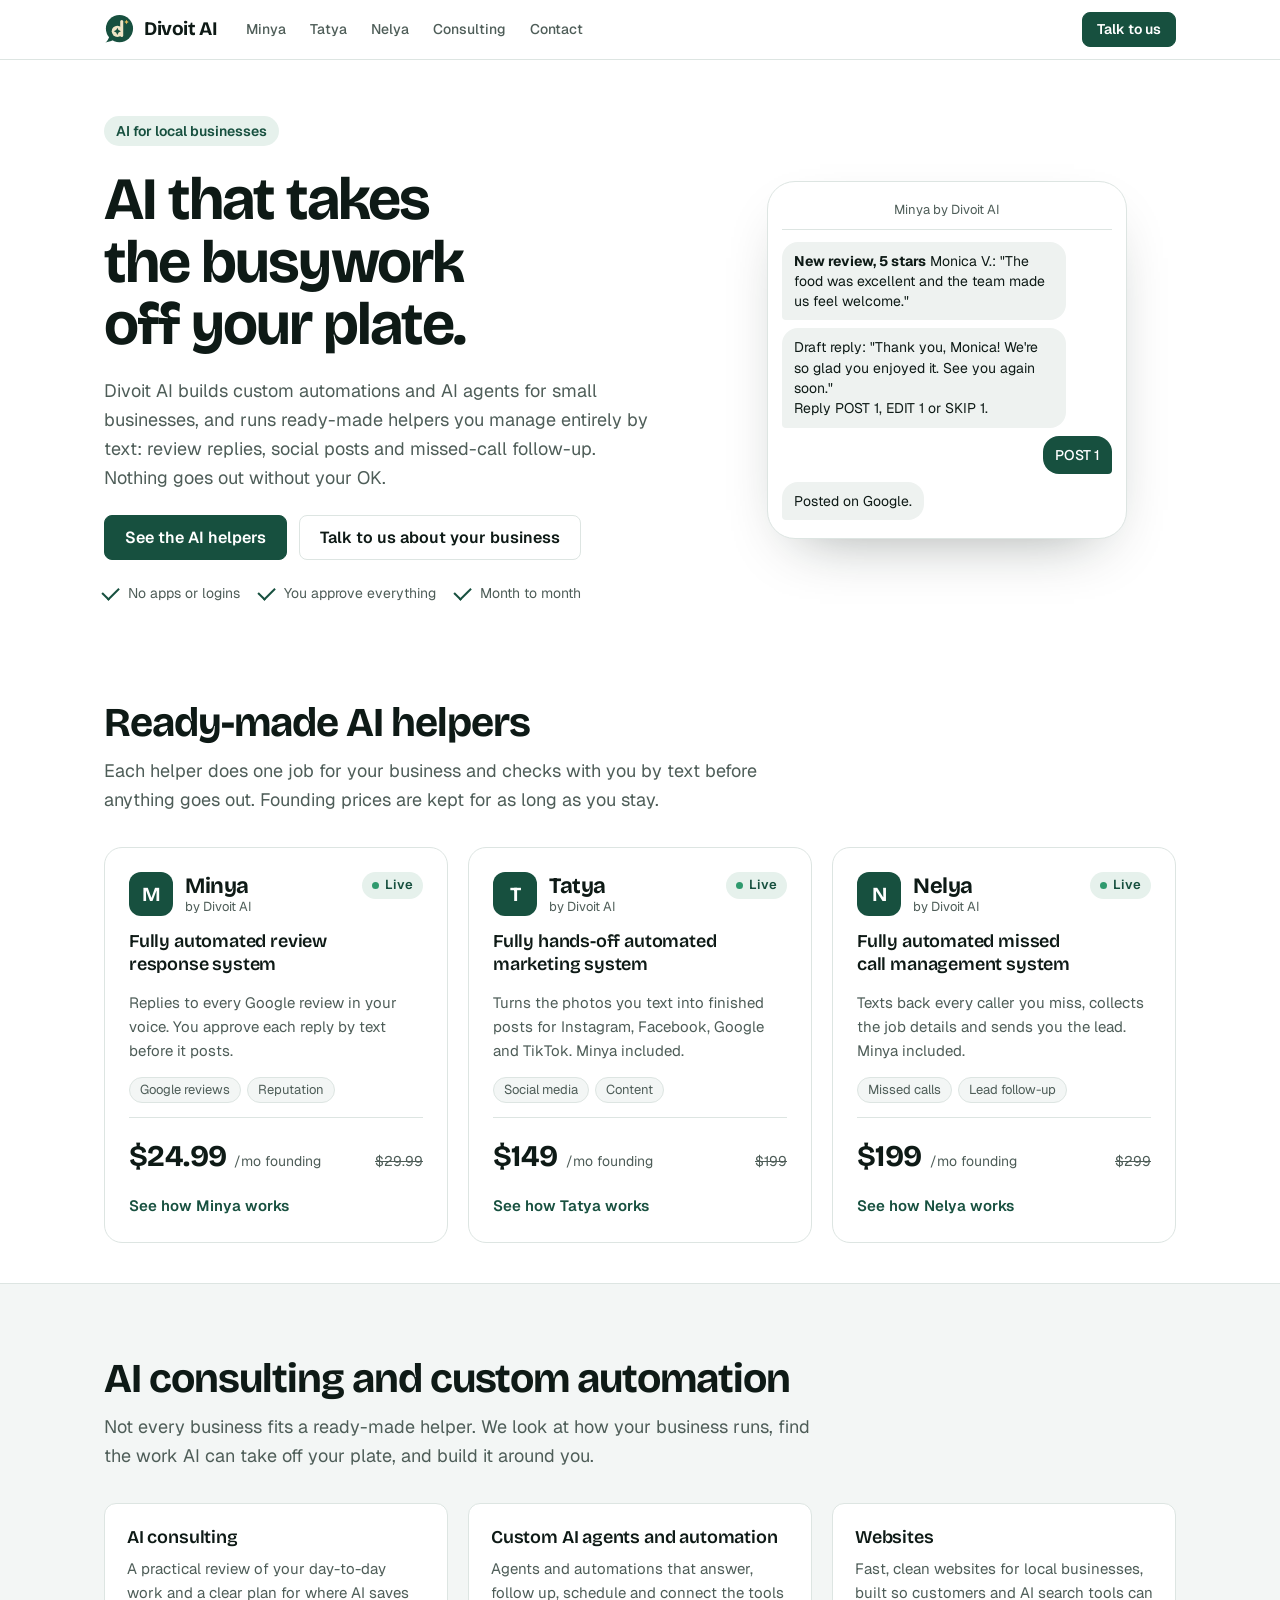
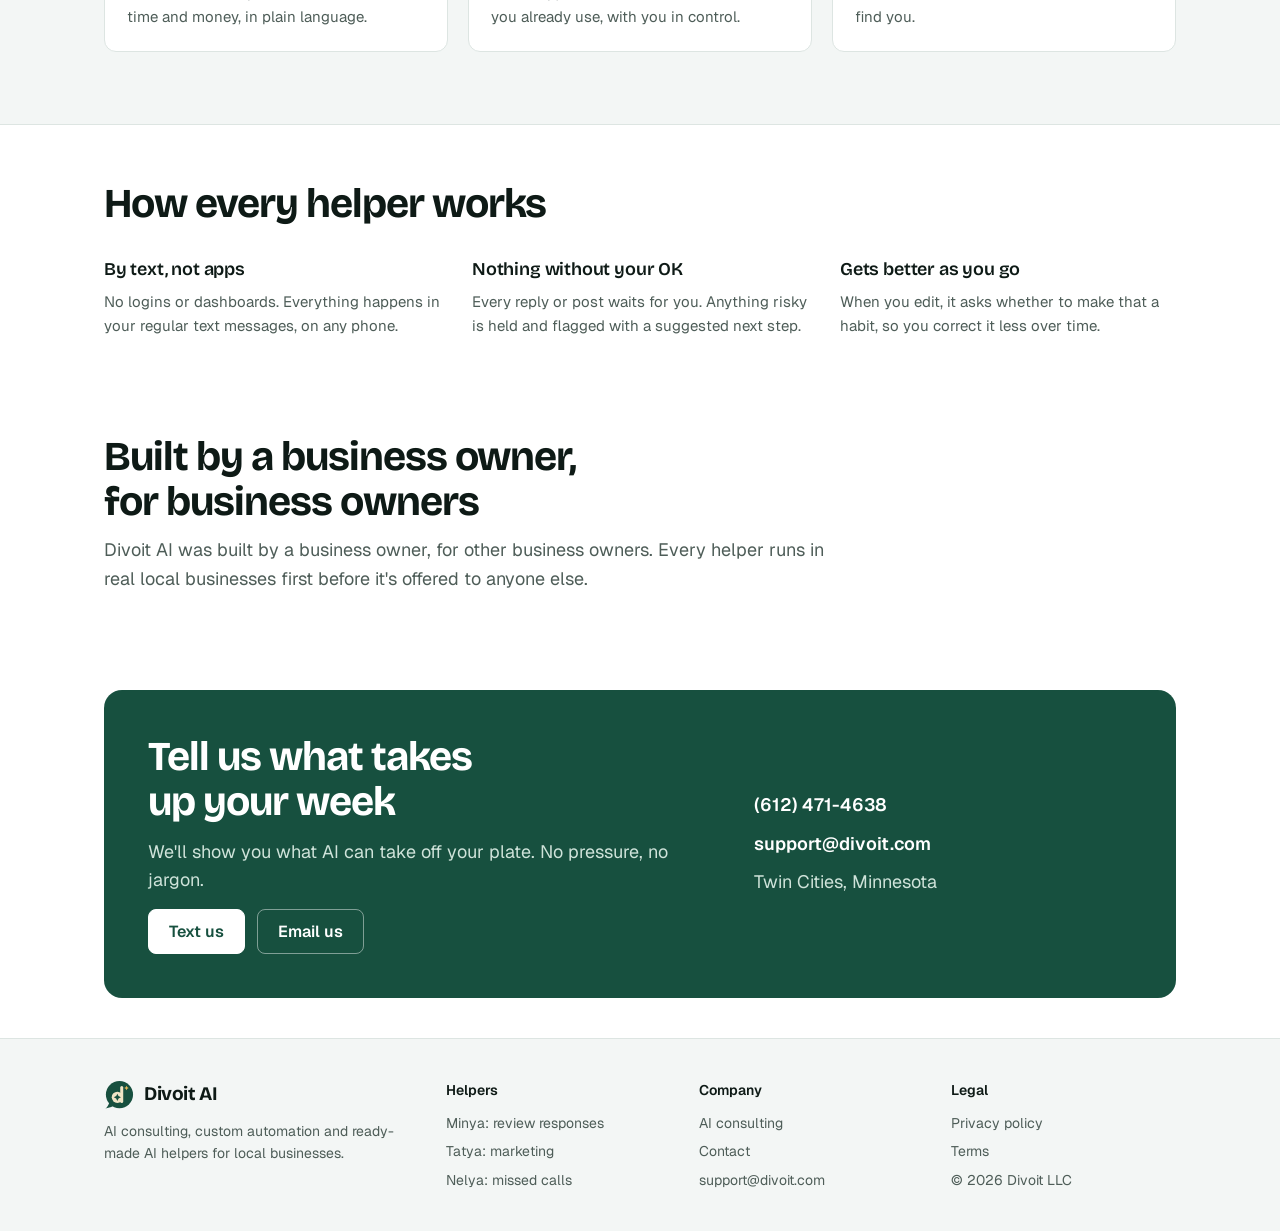
<file: index.html>
<!doctype html>
<html lang="en">
<head>
<meta charset="utf-8">
<meta name="viewport" content="width=device-width,initial-scale=1,viewport-fit=cover">
<title>Divoit AI · AI consulting, automation and AI helpers for local businesses</title>
<meta name="description" content="Divoit AI helps local businesses put AI to work: AI consulting, custom automation and AI agents, plus ready-made helpers for reviews, marketing and missed calls that you approve by text.">
<meta property="og:title" content="Divoit AI · AI that takes work off your plate">
<meta property="og:description" content="Divoit AI helps local businesses put AI to work: AI consulting, custom automation and AI agents, plus ready-made helpers for reviews, marketing and missed calls that you approve by text.">
<meta property="og:url" content="https://divoit.com/">
<meta property="og:type" content="website">
<link rel="canonical" href="https://divoit.com/">
<link rel="icon" href="data:image/svg+xml,%3Csvg xmlns='http://www.w3.org/2000/svg' viewBox='0 0 64 64'%3E%3Ccircle cx='33' cy='31' r='29' fill='%231f5a47'/%3E%3Cpath d='M12,46 Q9,57 3,61 Q15,60 22,54 Z' fill='%231f5a47'/%3E%3Ccircle cx='28.5' cy='37' r='12' fill='%23efe4c6'/%3E%3Crect x='34.6' y='13' width='6.4' height='36' rx='3.2' fill='%23efe4c6'/%3E%3Cpath d='M28.5,29.3 Q29.809,35.691 36.2,37 Q29.809,38.309 28.5,44.7 Q27.191,38.309 20.8,37 Q27.191,35.691 28.5,29.3 Z' fill='%231f5a47'/%3E%3Cpath d='M48,12.2 Q48.96,16.04 52.8,17 Q48.96,17.96 48,21.8 Q47.04,17.96 43.2,17 Q47.04,16.04 48,12.2 Z' fill='%23e3b955'/%3E%3C/svg%3E">
<link rel="preconnect" href="https://fonts.googleapis.com">
<link rel="preconnect" href="https://fonts.gstatic.com" crossorigin>
<link rel="stylesheet" href="https://fonts.googleapis.com/css2?family=Bricolage+Grotesque:opsz,wght@12..96,600;12..96,700&family=Geist:wght@400;500;600;700&display=swap">
<link rel="stylesheet" href="/assets/site.css">
</head>
<body>
<header class="site-header"><div class="bar">
  <a class="brand" href="/" aria-label="Divoit AI home"><svg viewBox="0 0 64 64" aria-hidden="true"><circle cx="33" cy="31" r="29" fill="#17503f"/><path d="M12,46 Q9,57 3,61 Q15,60 22,54 Z" fill="#17503f"/><circle cx="28.5" cy="37" r="12" fill="#efe4c6"/><rect x="34.6" y="13" width="6.4" height="36" rx="3.2" fill="#efe4c6"/><path d="M28.5,29.3 Q29.809,35.691 36.2,37 Q29.809,38.309 28.5,44.7 Q27.191,38.309 20.8,37 Q27.191,35.691 28.5,29.3 Z" fill="#17503f"/><path d="M48,12.2 Q48.96,16.04 52.8,17 Q48.96,17.96 48,21.8 Q47.04,17.96 43.2,17 Q47.04,16.04 48,12.2 Z" fill="#e3b955"/></svg>Divoit AI</a>
  <nav class="nav" aria-label="Main"><a href="/minya/">Minya</a><a href="/tatya/">Tatya</a><a href="/nelya/">Nelya</a><a href="/#consulting">Consulting</a><a href="/#contact">Contact</a></nav>
  <a class="btn sm" href="/#contact">Talk to us</a>
</div></header>
<main>
<div class="wrap">
  <section class="home-hero">
    <div class="hero-copy">
      <span class="eyebrow">AI for local businesses</span>
      <h1>AI that takes the busywork off your plate.</h1>
      <p class="lead">Divoit AI builds custom automations and AI agents for small businesses, and runs ready-made helpers you manage entirely by text: review replies, social posts and missed-call follow-up. Nothing goes out without your OK.</p>
      <div class="cta-row">
        <a class="btn" href="#helpers">See the AI helpers</a>
        <a class="btn ghost" href="#contact">Talk to us about your business</a>
      </div>
      <div class="proof"><span>No apps or logins</span><span>You approve everything</span><span>Month to month</span></div>
    </div>
    <div class="phone" aria-label="Example: approving a review reply by text">
      <div class="phone-top">Minya by Divoit AI</div>
      <div class="b in"><b>New review, 5 stars</b> Monica V.: "The food was excellent and the team made us feel welcome."</div>
      <div class="b in">Draft reply: "Thank you, Monica! We're so glad you enjoyed it. See you again soon."<br>Reply POST 1, EDIT 1 or SKIP 1.</div>
      <div class="b out">POST 1</div>
      <div class="b in">Posted on Google.</div>
    </div>
  </section>

  <section id="helpers" aria-labelledby="helpersH" style="display:flex;flex-direction:column;gap:32px">
    <div class="section-head">
      <h2 id="helpersH">Ready-made AI helpers</h2>
      <p>Each helper does one job for your business and checks with you by text before anything goes out. Founding prices are kept for as long as you stay.</p>
    </div>
    <div class="listing">
      <a class="pcard" href="/minya/">
        <div class="pcard-top"><span class="ptile" aria-hidden="true">M</span><span class="pcard-name"><b>Minya</b><small>by Divoit AI</small></span><span class="badge" style="margin-left:auto">Live</span></div>
        <h3>Fully automated review response system</h3>
        <p>Replies to every Google review in your voice. You approve each reply by text before it posts.</p>
        <div class="tags"><span>Google reviews</span><span>Reputation</span></div>
        <div class="pcard-price"><b>$24.99</b><span>/mo founding</span><s>$29.99</s></div>
        <span class="go">See how Minya works</span>
      </a>
      <a class="pcard" href="/tatya/">
        <div class="pcard-top"><span class="ptile" aria-hidden="true">T</span><span class="pcard-name"><b>Tatya</b><small>by Divoit AI</small></span><span class="badge" style="margin-left:auto">Live</span></div>
        <h3>Fully hands-off automated marketing system</h3>
        <p>Turns the photos you text into finished posts for Instagram, Facebook, Google and TikTok. Minya included.</p>
        <div class="tags"><span>Social media</span><span>Content</span></div>
        <div class="pcard-price"><b>$149</b><span>/mo founding</span><s>$199</s></div>
        <span class="go">See how Tatya works</span>
      </a>
      <a class="pcard" href="/nelya/">
        <div class="pcard-top"><span class="ptile" aria-hidden="true">N</span><span class="pcard-name"><b>Nelya</b><small>by Divoit AI</small></span><span class="badge" style="margin-left:auto">Live</span></div>
        <h3>Fully automated missed call management system</h3>
        <p>Texts back every caller you miss, collects the job details and sends you the lead. Minya included.</p>
        <div class="tags"><span>Missed calls</span><span>Lead follow-up</span></div>
        <div class="pcard-price"><b>$199</b><span>/mo founding</span><s>$299</s></div>
        <span class="go">See how Nelya works</span>
      </a>
    </div>
  </section>
</div>

<section class="band" id="consulting" aria-labelledby="consH">
  <div class="wrap" style="gap:32px">
    <div class="section-head">
      <h2 id="consH">AI consulting and custom automation</h2>
      <p>Not every business fits a ready-made helper. We look at how your business runs, find the work AI can take off your plate, and build it around you.</p>
    </div>
    <div class="services">
      <div class="service"><h3>AI consulting</h3><p>A practical review of your day-to-day work and a clear plan for where AI saves time and money, in plain language.</p></div>
      <div class="service"><h3>Custom AI agents and automation</h3><p>Agents and automations that answer, follow up, schedule and connect the tools you already use, with you in control.</p></div>
      <div class="service"><h3>Websites</h3><p>Fast, clean websites for local businesses, built so customers and AI search tools can find you.</p></div>
    </div>
  </div>
</section>

<div class="wrap">
  <section aria-labelledby="pillH" style="display:flex;flex-direction:column;gap:32px">
    <div class="section-head"><h2 id="pillH">How every helper works</h2></div>
    <div class="pillars">
      <div class="pillar"><h3>By text, not apps</h3><p>No logins or dashboards. Everything happens in your regular text messages, on any phone.</p></div>
      <div class="pillar"><h3>Nothing without your OK</h3><p>Every reply or post waits for you. Anything risky is held and flagged with a suggested next step.</p></div>
      <div class="pillar"><h3>Gets better as you go</h3><p>When you edit, it asks whether to make that a habit, so you correct it less over time.</p></div>
    </div>
  </section>

  <section class="section-head" aria-labelledby="aboutH">
    <h2 id="aboutH">Built by a business owner, for business owners</h2>
    <p class="muted" style="font-size:var(--t-md)">Divoit AI was built by a business owner, for other business owners. Every helper runs in real local businesses first before it's offered to anyone else.</p>
  </section>

  <section class="contact" id="contact" aria-labelledby="contactH">
    <div style="display:flex;flex-direction:column;gap:14px">
      <h2 id="contactH">Tell us what takes up your week</h2>
      <p>We'll show you what AI can take off your plate. No pressure, no jargon.</p>
      <div class="cta-row"><a class="btn" href="sms:+16124714638">Text us</a><a class="btn ghost" href="mailto:support@divoit.com">Email us</a></div>
    </div>
    <div class="contact-lines">
      <a href="tel:+16124714638">(612) 471-4638</a>
      <a href="mailto:support@divoit.com">support@divoit.com</a>
      <span style="color:#cfe3da">Twin Cities, Minnesota</span>
    </div>
  </section>
</div>
</main>
<footer class="site-footer"><div class="foot">
  <div><a class="brand" href="/"><svg viewBox="0 0 64 64" aria-hidden="true"><circle cx="33" cy="31" r="29" fill="#17503f"/><path d="M12,46 Q9,57 3,61 Q15,60 22,54 Z" fill="#17503f"/><circle cx="28.5" cy="37" r="12" fill="#efe4c6"/><rect x="34.6" y="13" width="6.4" height="36" rx="3.2" fill="#efe4c6"/><path d="M28.5,29.3 Q29.809,35.691 36.2,37 Q29.809,38.309 28.5,44.7 Q27.191,38.309 20.8,37 Q27.191,35.691 28.5,29.3 Z" fill="#17503f"/><path d="M48,12.2 Q48.96,16.04 52.8,17 Q48.96,17.96 48,21.8 Q47.04,17.96 43.2,17 Q47.04,16.04 48,12.2 Z" fill="#e3b955"/></svg>Divoit AI</a><p>AI consulting, custom automation and ready-made AI helpers for local businesses.</p></div>
  <div><h4>Helpers</h4><ul><li><a href="/minya/">Minya: review responses</a></li><li><a href="/tatya/">Tatya: marketing</a></li><li><a href="/nelya/">Nelya: missed calls</a></li></ul></div>
  <div><h4>Company</h4><ul><li><a href="/#consulting">AI consulting</a></li><li><a href="/#contact">Contact</a></li><li><a href="mailto:support@divoit.com">support@divoit.com</a></li></ul></div>
  <div><h4>Legal</h4><ul><li><a href="/privacy/">Privacy policy</a></li><li><a href="/terms/">Terms</a></li><li>&copy; 2026 Divoit LLC</li></ul></div>
</div></footer>
</body>
</html>
</file>
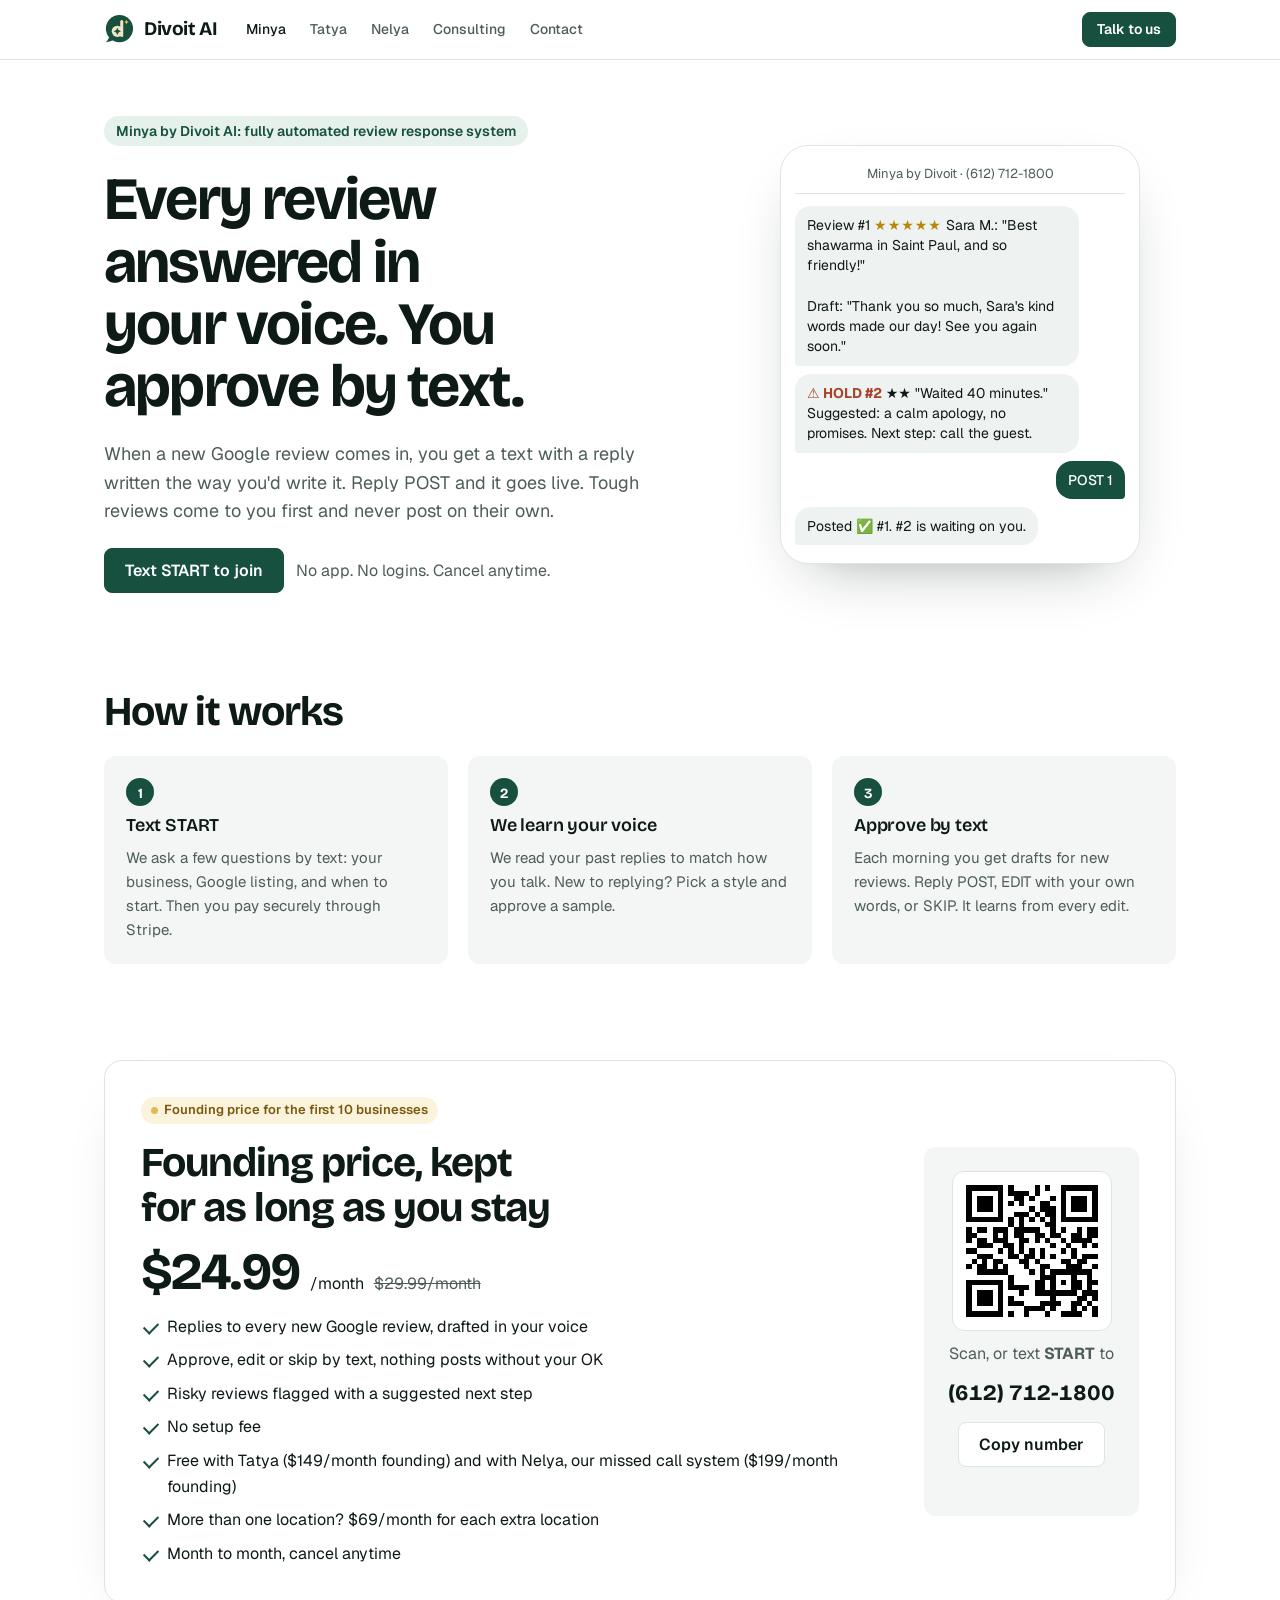
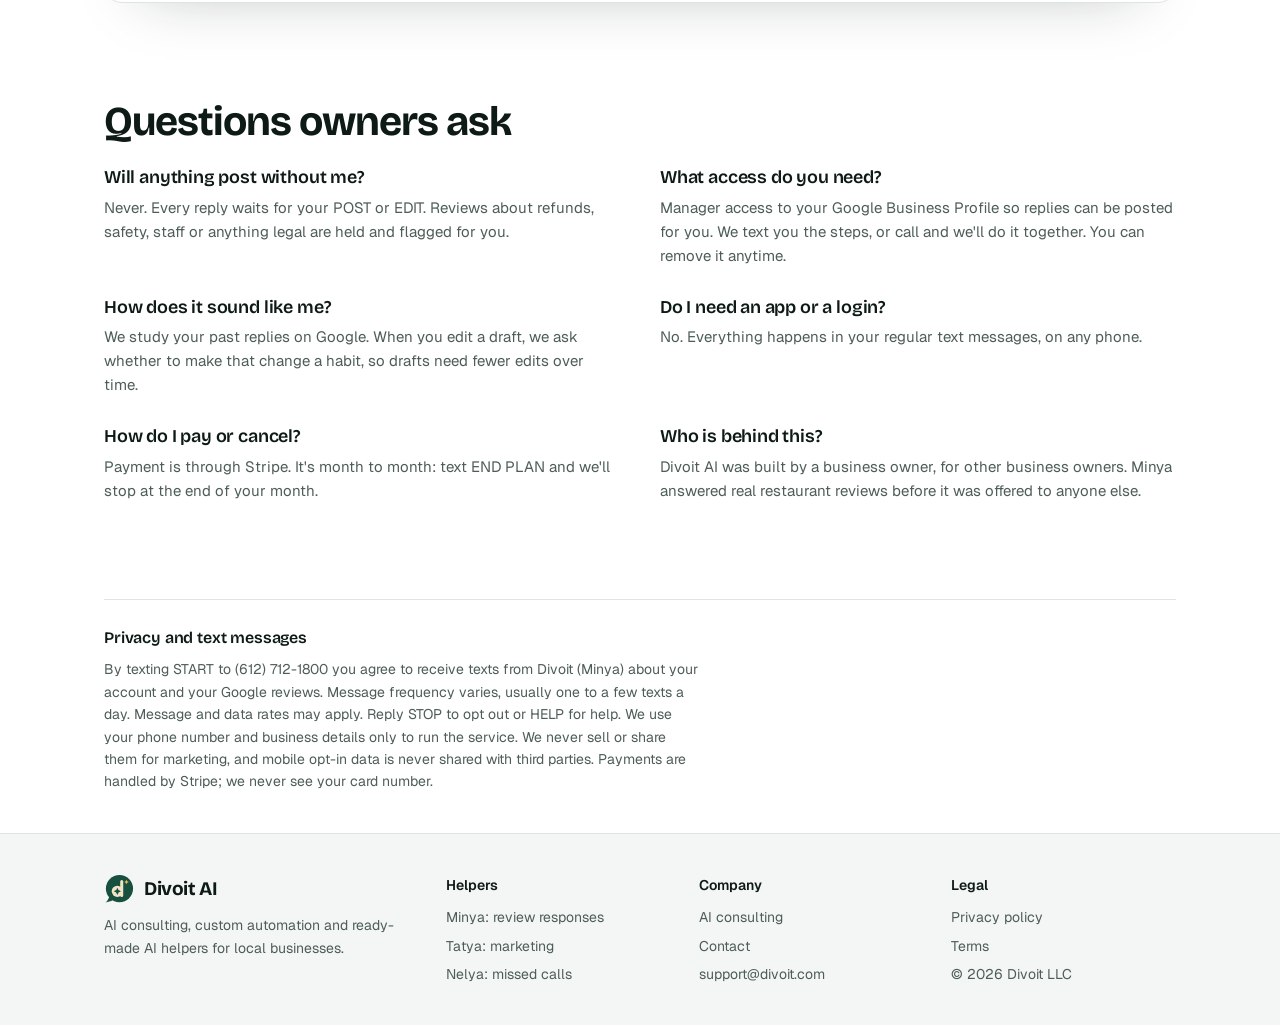
<file: minya/index.html>
<!doctype html>
<html lang="en">
<head>
<meta charset="utf-8">
<meta name="viewport" content="width=device-width,initial-scale=1,viewport-fit=cover">
<title>Minya by Divoit AI · Fully automated review response system</title>
<meta name="description" content="Minya, the first Divoit helper, answers every Google review in your voice. You get a text, reply POST, and it goes live. Founding price $24.99/month, or free with Tatya or Nelya.">
<meta property="og:title" content="Minya by Divoit AI · Fully automated review response system">
<meta property="og:description" content="Minya, the first Divoit helper, answers every Google review in your voice. You get a text, reply POST, and it goes live. Founding price $24.99/month, or free with Tatya or Nelya.">
<meta property="og:url" content="https://divoit.com/minya/">
<meta property="og:image" content="https://divoit.com/assets/og/minya.png">
<meta property="og:image:width" content="1200">
<meta property="og:image:height" content="627">
<meta name="twitter:card" content="summary_large_image">
<meta property="og:type" content="website">
<link rel="canonical" href="https://divoit.com/minya/">
<link rel="icon" href="data:image/svg+xml,%3Csvg xmlns='http://www.w3.org/2000/svg' viewBox='0 0 64 64'%3E%3Ccircle cx='33' cy='31' r='29' fill='%231f5a47'/%3E%3Cpath d='M12,46 Q9,57 3,61 Q15,60 22,54 Z' fill='%231f5a47'/%3E%3Ccircle cx='28.5' cy='37' r='12' fill='%23efe4c6'/%3E%3Crect x='34.6' y='13' width='6.4' height='36' rx='3.2' fill='%23efe4c6'/%3E%3Cpath d='M28.5,29.3 Q29.809,35.691 36.2,37 Q29.809,38.309 28.5,44.7 Q27.191,38.309 20.8,37 Q27.191,35.691 28.5,29.3 Z' fill='%231f5a47'/%3E%3Cpath d='M48,12.2 Q48.96,16.04 52.8,17 Q48.96,17.96 48,21.8 Q47.04,17.96 43.2,17 Q47.04,16.04 48,12.2 Z' fill='%23e3b955'/%3E%3C/svg%3E">
<link rel="preconnect" href="https://fonts.googleapis.com">
<link rel="preconnect" href="https://fonts.gstatic.com" crossorigin>
<link rel="stylesheet" href="https://fonts.googleapis.com/css2?family=Bricolage+Grotesque:opsz,wght@12..96,600;12..96,700&family=Geist:wght@400;500;600;700&display=swap">
<link rel="stylesheet" href="/assets/site.css">
</head>
<body>
<header class="site-header"><div class="bar">
  <a class="brand" href="/" aria-label="Divoit AI home"><svg viewBox="0 0 64 64" aria-hidden="true"><circle cx="33" cy="31" r="29" fill="#17503f"/><path d="M12,46 Q9,57 3,61 Q15,60 22,54 Z" fill="#17503f"/><circle cx="28.5" cy="37" r="12" fill="#efe4c6"/><rect x="34.6" y="13" width="6.4" height="36" rx="3.2" fill="#efe4c6"/><path d="M28.5,29.3 Q29.809,35.691 36.2,37 Q29.809,38.309 28.5,44.7 Q27.191,38.309 20.8,37 Q27.191,35.691 28.5,29.3 Z" fill="#17503f"/><path d="M48,12.2 Q48.96,16.04 52.8,17 Q48.96,17.96 48,21.8 Q47.04,17.96 43.2,17 Q47.04,16.04 48,12.2 Z" fill="#e3b955"/></svg>Divoit AI</a>
  <nav class="nav" aria-label="Main"><a href="/minya/" aria-current="page">Minya</a><a href="/tatya/">Tatya</a><a href="/nelya/">Nelya</a><a href="/#consulting">Consulting</a><a href="/#contact">Contact</a></nav>
  <a class="btn sm" href="/#contact">Talk to us</a>
</div></header>
<div class="wrap">
  <section class="hero">
    <div class="hero-copy">
      <span class="eyebrow">Minya by Divoit AI: fully automated review response system</span>
      <h1>Every review answered in your voice. You approve by text.</h1>
      <p class="muted">When a new Google review comes in, you get a text with a reply written the way you'd write it. Reply POST and it goes live. Tough reviews come to you first and never post on their own.</p>
      <div class="cta-row">
        <a class="btn" href="sms:+16127121800?&amp;body=START" id="smsBtn">Text START to join</a>
        <span class="muted">No app. No logins. Cancel anytime.</span>
      </div>
    </div>
    <div class="phone" aria-label="Example text conversation">
      <div class="phone-top">Minya by Divoit · (612) 712-1800</div>
      <div class="b in">Review #1 <span class="stars">★★★★★</span> Sara M.: "Best shawarma in Saint Paul, and so friendly!"<br><br>Draft: "Thank you so much, Sara's kind words made our day! See you again soon."</div>
      <div class="b in"><span class="hold">⚠️ HOLD #2</span> ★★ "Waited 40 minutes."<br>Suggested: a calm apology, no promises. Next step: call the guest.</div>
      <div class="b out">POST 1</div>
      <div class="b in">Posted ✅ #1. #2 is waiting on you.</div>
    </div>
  </section>

  <section aria-labelledby="howH" style="display:flex;flex-direction:column;gap:22px">
    <h2 id="howH">How it works</h2>
    <div class="steps">
      <div class="step"><span class="n">I</span><h3>Text START</h3><p class="muted">We ask a few questions by text: your business, Google listing, and when to start. Then you pay securely through Stripe.</p></div>
      <div class="step"><span class="n">II</span><h3>We learn your voice</h3><p class="muted">We read your past replies to match how you talk. New to replying? Pick a style and approve a sample.</p></div>
      <div class="step"><span class="n">III</span><h3>Approve by text</h3><p class="muted">Each morning you get drafts for new reviews. Reply POST, EDIT with your own words, or SKIP. It learns from every edit.</p></div>
    </div>
  </section>

  <section class="offer" id="join" aria-labelledby="offerH">
    <div class="offer-copy">
      <span class="badge gold">Founding price for the first 10 businesses</span>
      <h2 id="offerH">Founding price, kept for as long as you stay</h2>
      <div class="price"><b class="num">$24.99</b><span>/month</span><s>$29.99/month</s></div>
      <ul class="ticks">
        <li>Replies to every new Google review, drafted in your voice</li>
        <li>Approve, edit or skip by text, nothing posts without your OK</li>
        <li>Risky reviews flagged with a suggested next step</li>
        <li>No setup fee</li>
        <li>Free with Tatya ($149/month founding) and with Nelya, our missed call system ($199/month founding)</li>
        <li>More than one location? $69/month for each extra location</li>
        <li>Month to month, cancel anytime</li>
      </ul>
    </div>
    <div class="join">
      <img class="qr" alt="QR code that opens a text to (612) 712-1800 with START" src="[data-uri]">
      <span class="muted">Scan, or text <b>START</b> to</span>
      <span class="phone-num num" id="num">(612) 712-1800</span>
      <button class="btn ghost" type="button" id="copyBtn">Copy number</button>
      <span class="copy-note" id="copyNote" aria-live="polite"></span>
    </div>
  </section>

  <section aria-labelledby="faqH" style="display:flex;flex-direction:column;gap:22px">
    <h2 id="faqH">Questions owners ask</h2>
    <div class="faq">
      <div><h3>Will anything post without me?</h3><p class="muted">Never. Every reply waits for your POST or EDIT. Reviews about refunds, safety, staff or anything legal are held and flagged for you.</p></div>
      <div><h3>What access do you need?</h3><p class="muted">Manager access to your Google Business Profile so replies can be posted for you. We text you the steps, or call and we'll do it together. You can remove it anytime.</p></div>
      <div><h3>How does it sound like me?</h3><p class="muted">We study your past replies on Google. When you edit a draft, we ask whether to make that change a habit, so drafts need fewer edits over time.</p></div>
      <div><h3>Do I need an app or a login?</h3><p class="muted">No. Everything happens in your regular text messages, on any phone.</p></div>
      <div><h3>How do I pay or cancel?</h3><p class="muted">Payment is through Stripe. It's month to month: text END PLAN and we'll stop at the end of your month.</p></div>
      <div><h3>Who is behind this?</h3><p class="muted">Divoit AI was built by a business owner, for other business owners. Minya answered real restaurant reviews before it was offered to anyone else.</p></div>
    </div>
  </section>

  <section class="legal" id="privacy" aria-labelledby="privH">
    <h3 id="privH">Privacy and text messages</h3>
    <p>By texting START to (612) 712-1800 you agree to receive texts from Divoit (Minya) about your account and your Google reviews. Message frequency varies, usually one to a few texts a day. Message and data rates may apply. Reply STOP to opt out or HELP for help. We use your phone number and business details only to run the service. We never sell or share them for marketing, and mobile opt-in data is never shared with third parties. Payments are handled by Stripe; we never see your card number.</p>
  </section>
</div>
<footer class="site-footer"><div class="foot">
  <div><a class="brand" href="/"><svg viewBox="0 0 64 64" aria-hidden="true"><circle cx="33" cy="31" r="29" fill="#17503f"/><path d="M12,46 Q9,57 3,61 Q15,60 22,54 Z" fill="#17503f"/><circle cx="28.5" cy="37" r="12" fill="#efe4c6"/><rect x="34.6" y="13" width="6.4" height="36" rx="3.2" fill="#efe4c6"/><path d="M28.5,29.3 Q29.809,35.691 36.2,37 Q29.809,38.309 28.5,44.7 Q27.191,38.309 20.8,37 Q27.191,35.691 28.5,29.3 Z" fill="#17503f"/><path d="M48,12.2 Q48.96,16.04 52.8,17 Q48.96,17.96 48,21.8 Q47.04,17.96 43.2,17 Q47.04,16.04 48,12.2 Z" fill="#e3b955"/></svg>Divoit AI</a><p>AI consulting, custom automation and ready-made AI helpers for local businesses.</p></div>
  <div><h4>Helpers</h4><ul><li><a href="/minya/">Minya: review responses</a></li><li><a href="/tatya/">Tatya: marketing</a></li><li><a href="/nelya/">Nelya: missed calls</a></li></ul></div>
  <div><h4>Company</h4><ul><li><a href="/#consulting">AI consulting</a></li><li><a href="/#contact">Contact</a></li><li><a href="mailto:support@divoit.com">support@divoit.com</a></li></ul></div>
  <div><h4>Legal</h4><ul><li><a href="/privacy/">Privacy policy</a></li><li><a href="/terms/">Terms</a></li><li>&copy; 2026 Divoit LLC</li></ul></div>
</div></footer>

<script>
document.getElementById("copyBtn").addEventListener("click", async () => {
  const note = document.getElementById("copyNote");
  try { await navigator.clipboard.writeText("+16127121800"); note.textContent = "Number copied. Text START to it."; }
  catch (e) {
    const r = document.createRange(); r.selectNodeContents(document.getElementById("num"));
    const s = getSelection(); s.removeAllRanges(); s.addRange(r);
    note.textContent = "Number selected. Copy it, then text START.";
  }
});
</script>
</body>
</html>
</file>
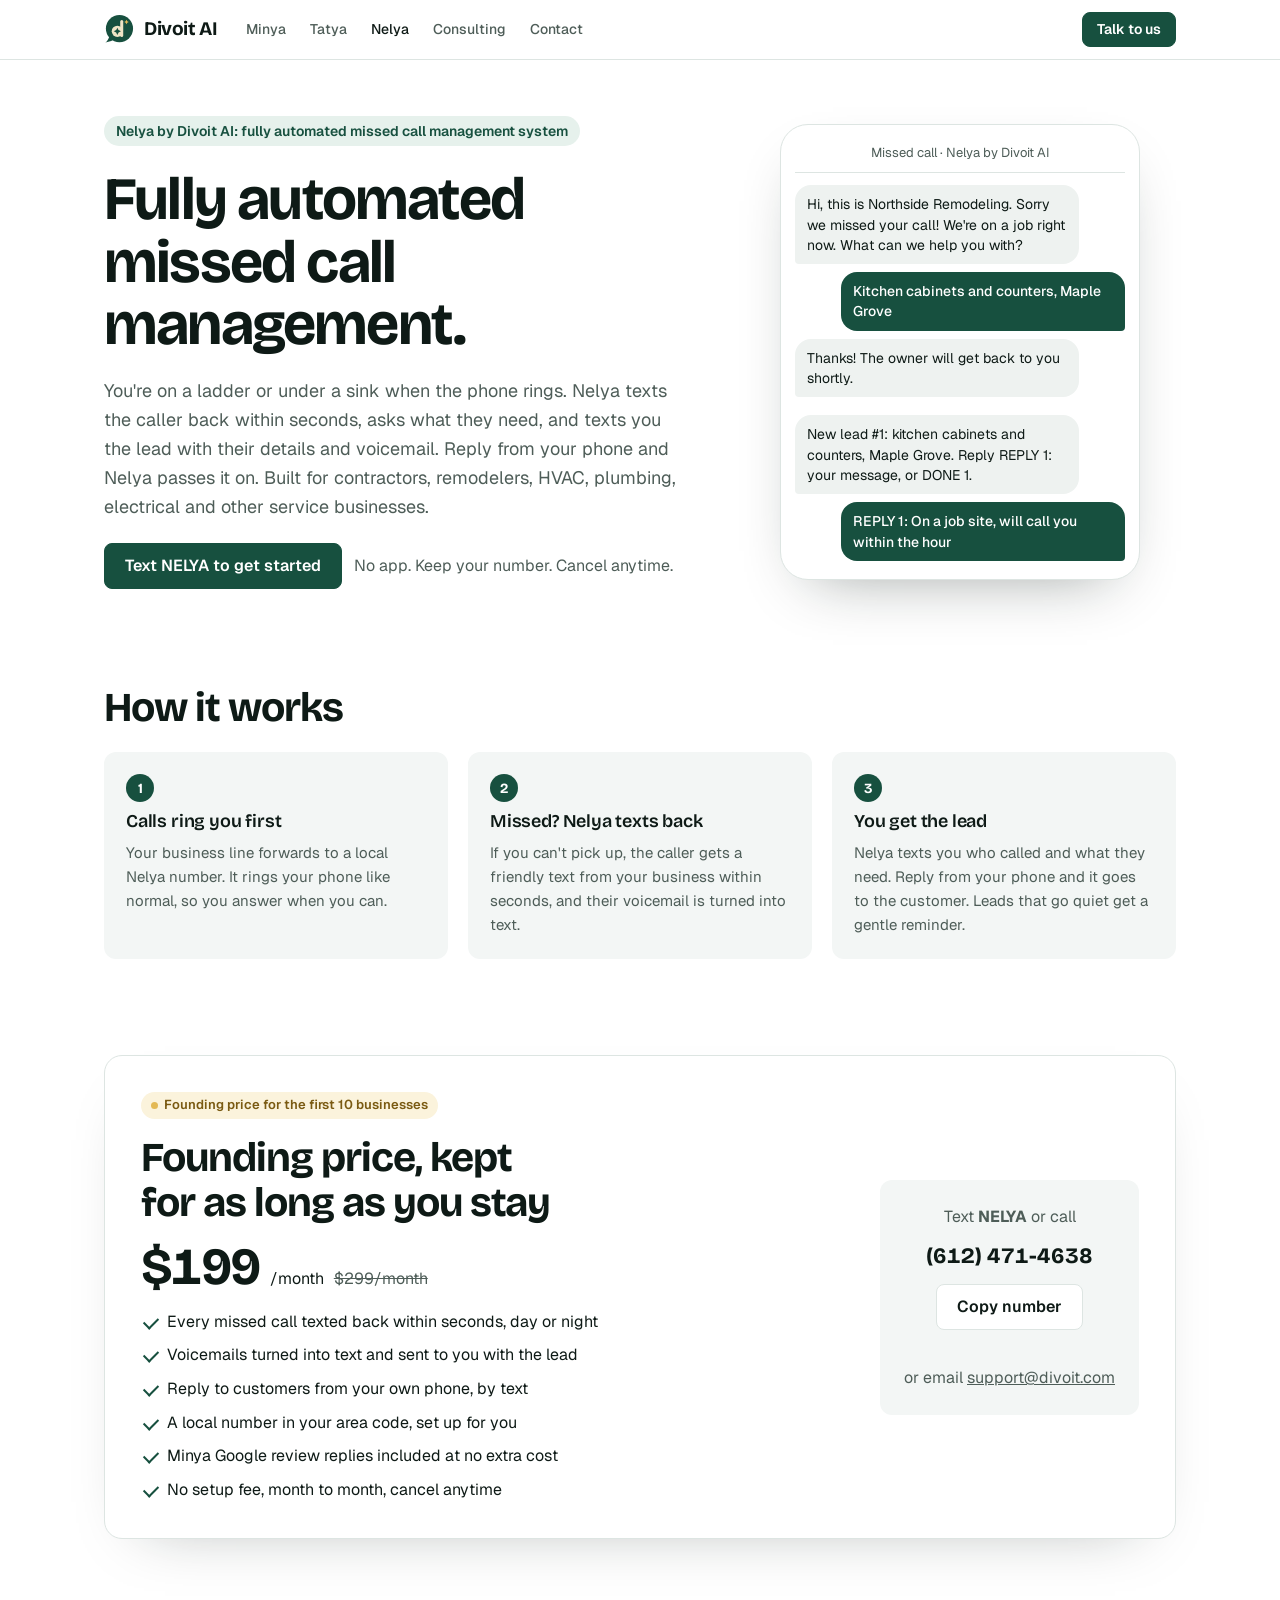
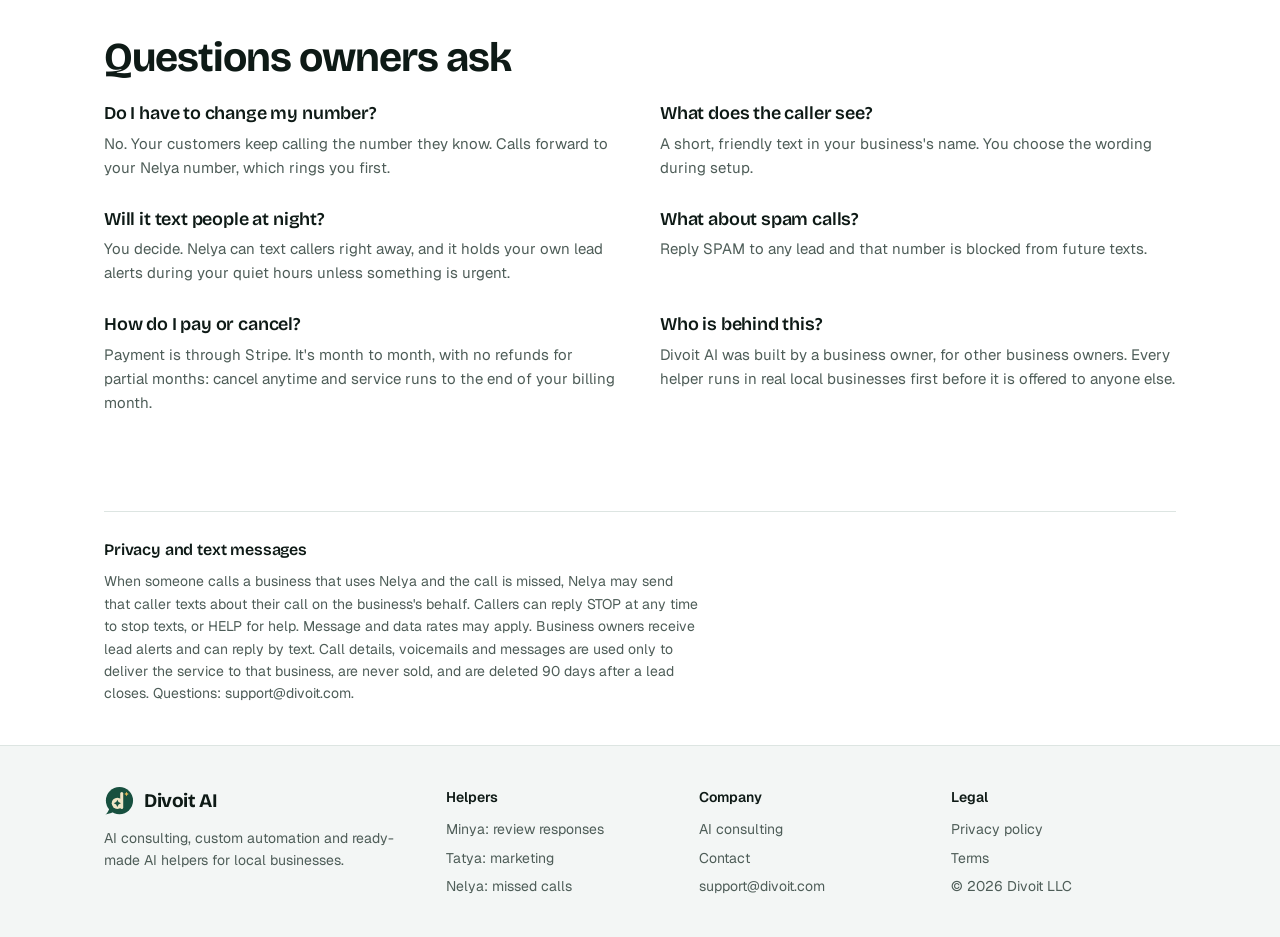
<file: nelya/index.html>
<!doctype html>
<html lang="en">
<head>
<meta charset="utf-8">
<meta name="viewport" content="width=device-width,initial-scale=1,viewport-fit=cover">
<title>Nelya by Divoit AI · Fully automated missed call management</title>
<meta name="description" content="Nelya by Divoit AI texts back every caller you miss within seconds, collects the job details and texts you the lead. Reply from your phone. Founding price $199/month, Minya review replies included.">
<meta property="og:title" content="Nelya by Divoit AI · Fully automated missed call management">
<meta property="og:description" content="Nelya by Divoit AI texts back every caller you miss within seconds, collects the job details and texts you the lead. Reply from your phone. Founding price $199/month, Minya review replies included.">
<meta property="og:url" content="https://divoit.com/nelya/">
<meta property="og:type" content="website">
<link rel="canonical" href="https://divoit.com/nelya/">
<link rel="icon" href="data:image/svg+xml,%3Csvg xmlns='http://www.w3.org/2000/svg' viewBox='0 0 64 64'%3E%3Ccircle cx='33' cy='31' r='29' fill='%231f5a47'/%3E%3Cpath d='M12,46 Q9,57 3,61 Q15,60 22,54 Z' fill='%231f5a47'/%3E%3Ccircle cx='28.5' cy='37' r='12' fill='%23efe4c6'/%3E%3Crect x='34.6' y='13' width='6.4' height='36' rx='3.2' fill='%23efe4c6'/%3E%3Cpath d='M28.5,29.3 Q29.809,35.691 36.2,37 Q29.809,38.309 28.5,44.7 Q27.191,38.309 20.8,37 Q27.191,35.691 28.5,29.3 Z' fill='%231f5a47'/%3E%3Cpath d='M48,12.2 Q48.96,16.04 52.8,17 Q48.96,17.96 48,21.8 Q47.04,17.96 43.2,17 Q47.04,16.04 48,12.2 Z' fill='%23e3b955'/%3E%3C/svg%3E">
<link rel="preconnect" href="https://fonts.googleapis.com">
<link rel="preconnect" href="https://fonts.gstatic.com" crossorigin>
<link rel="stylesheet" href="https://fonts.googleapis.com/css2?family=Bricolage+Grotesque:opsz,wght@12..96,600;12..96,700&family=Geist:wght@400;500;600;700&display=swap">
<link rel="stylesheet" href="/assets/site.css">
</head>
<body>
<header class="site-header"><div class="bar">
  <a class="brand" href="/" aria-label="Divoit AI home"><svg viewBox="0 0 64 64" aria-hidden="true"><circle cx="33" cy="31" r="29" fill="#17503f"/><path d="M12,46 Q9,57 3,61 Q15,60 22,54 Z" fill="#17503f"/><circle cx="28.5" cy="37" r="12" fill="#efe4c6"/><rect x="34.6" y="13" width="6.4" height="36" rx="3.2" fill="#efe4c6"/><path d="M28.5,29.3 Q29.809,35.691 36.2,37 Q29.809,38.309 28.5,44.7 Q27.191,38.309 20.8,37 Q27.191,35.691 28.5,29.3 Z" fill="#17503f"/><path d="M48,12.2 Q48.96,16.04 52.8,17 Q48.96,17.96 48,21.8 Q47.04,17.96 43.2,17 Q47.04,16.04 48,12.2 Z" fill="#e3b955"/></svg>Divoit AI</a>
  <nav class="nav" aria-label="Main"><a href="/minya/">Minya</a><a href="/tatya/">Tatya</a><a href="/nelya/" aria-current="page">Nelya</a><a href="/#consulting">Consulting</a><a href="/#contact">Contact</a></nav>
  <a class="btn sm" href="/#contact">Talk to us</a>
</div></header>
<div class="wrap">
  <section class="hero">
    <div class="hero-copy">
      <span class="eyebrow">Nelya by Divoit AI: fully automated missed call management system</span>
      <h1>Fully automated missed call management.</h1>
      <p class="muted">You're on a ladder or under a sink when the phone rings. Nelya texts the caller back within seconds, asks what they need, and texts you the lead with their details and voicemail. Reply from your phone and Nelya passes it on. Built for contractors, remodelers, HVAC, plumbing, electrical and other service businesses.</p>
      <div class="cta-row">
        <a class="btn" href="sms:+16124714638?&amp;body=NELYA">Text NELYA to get started</a>
        <span class="muted">No app. Keep your number. Cancel anytime.</span>
      </div>
    </div>
    <div class="phone" aria-label="Example text conversation">
      <div class="phone-top">Missed call · Nelya by Divoit AI</div>
      <div class="b in">Hi, this is Northside Remodeling. Sorry we missed your call! We're on a job right now. What can we help you with?</div>
      <div class="b out">Kitchen cabinets and counters, Maple Grove</div>
      <div class="b in">Thanks! The owner will get back to you shortly.</div>
      <div class="b in" style="margin-top:10px">New lead #1: kitchen cabinets and counters, Maple Grove. Reply REPLY 1: your message, or DONE 1.</div>
      <div class="b out">REPLY 1: On a job site, will call you within the hour</div>
    </div>
  </section>

  <section aria-labelledby="howH" style="display:flex;flex-direction:column;gap:22px">
    <h2 id="howH">How it works</h2>
    <div class="steps">
      <div class="step"><span class="n">I</span><h3>Calls ring you first</h3><p class="muted">Your business line forwards to a local Nelya number. It rings your phone like normal, so you answer when you can.</p></div>
      <div class="step"><span class="n">II</span><h3>Missed? Nelya texts back</h3><p class="muted">If you can't pick up, the caller gets a friendly text from your business within seconds, and their voicemail is turned into text.</p></div>
      <div class="step"><span class="n">III</span><h3>You get the lead</h3><p class="muted">Nelya texts you who called and what they need. Reply from your phone and it goes to the customer. Leads that go quiet get a gentle reminder.</p></div>
    </div>
  </section>

  <section class="offer" id="join" aria-labelledby="offerH">
    <div class="offer-copy">
      <span class="badge gold">Founding price for the first 10 businesses</span>
      <h2 id="offerH">Founding price, kept for as long as you stay</h2>
      <div class="price"><b class="num">$199</b><span>/month</span><s>$299/month</s></div>
      <ul class="ticks">
        <li>Every missed call texted back within seconds, day or night</li>
        <li>Voicemails turned into text and sent to you with the lead</li>
        <li>Reply to customers from your own phone, by text</li>
        <li>A local number in your area code, set up for you</li>
        <li>Minya Google review replies included at no extra cost</li>
        <li>No setup fee, month to month, cancel anytime</li>
      </ul>
    </div>
    <div class="join" id="joinBox">
      <span class="muted">Text <b>NELYA</b> or call</span>
      <span class="phone-num num" id="num">(612) 471-4638</span>
      <button class="btn ghost" type="button" id="copyBtn">Copy number</button>
      <span class="copy-note" id="copyNote" aria-live="polite"></span>
      <span class="muted">or email <a href="mailto:support@divoit.com">support@divoit.com</a></span>
    </div>
  </section>

  <section aria-labelledby="faqH" style="display:flex;flex-direction:column;gap:22px">
    <h2 id="faqH">Questions owners ask</h2>
    <div class="faq">
      <div><h3>Do I have to change my number?</h3><p class="muted">No. Your customers keep calling the number they know. Calls forward to your Nelya number, which rings you first.</p></div>
      <div><h3>What does the caller see?</h3><p class="muted">A short, friendly text in your business's name. You choose the wording during setup.</p></div>
      <div><h3>Will it text people at night?</h3><p class="muted">You decide. Nelya can text callers right away, and it holds your own lead alerts during your quiet hours unless something is urgent.</p></div>
      <div><h3>What about spam calls?</h3><p class="muted">Reply SPAM to any lead and that number is blocked from future texts.</p></div>
      <div><h3>How do I pay or cancel?</h3><p class="muted">Payment is through Stripe. It's month to month, with no refunds for partial months: cancel anytime and service runs to the end of your billing month.</p></div>
      <div><h3>Who is behind this?</h3><p class="muted">Divoit AI was built by a business owner, for other business owners. Every helper runs in real local businesses first before it is offered to anyone else.</p></div>
    </div>
  </section>

  <section class="legal" id="privacy" aria-labelledby="privH">
    <h3 id="privH">Privacy and text messages</h3>
    <p>When someone calls a business that uses Nelya and the call is missed, Nelya may send that caller texts about their call on the business's behalf. Callers can reply STOP at any time to stop texts, or HELP for help. Message and data rates may apply. Business owners receive lead alerts and can reply by text. Call details, voicemails and messages are used only to deliver the service to that business, are never sold, and are deleted 90 days after a lead closes. Questions: support@divoit.com.</p>
  </section>
</div>
<footer class="site-footer"><div class="foot">
  <div><a class="brand" href="/"><svg viewBox="0 0 64 64" aria-hidden="true"><circle cx="33" cy="31" r="29" fill="#17503f"/><path d="M12,46 Q9,57 3,61 Q15,60 22,54 Z" fill="#17503f"/><circle cx="28.5" cy="37" r="12" fill="#efe4c6"/><rect x="34.6" y="13" width="6.4" height="36" rx="3.2" fill="#efe4c6"/><path d="M28.5,29.3 Q29.809,35.691 36.2,37 Q29.809,38.309 28.5,44.7 Q27.191,38.309 20.8,37 Q27.191,35.691 28.5,29.3 Z" fill="#17503f"/><path d="M48,12.2 Q48.96,16.04 52.8,17 Q48.96,17.96 48,21.8 Q47.04,17.96 43.2,17 Q47.04,16.04 48,12.2 Z" fill="#e3b955"/></svg>Divoit AI</a><p>AI consulting, custom automation and ready-made AI helpers for local businesses.</p></div>
  <div><h4>Helpers</h4><ul><li><a href="/minya/">Minya: review responses</a></li><li><a href="/tatya/">Tatya: marketing</a></li><li><a href="/nelya/">Nelya: missed calls</a></li></ul></div>
  <div><h4>Company</h4><ul><li><a href="/#consulting">AI consulting</a></li><li><a href="/#contact">Contact</a></li><li><a href="mailto:support@divoit.com">support@divoit.com</a></li></ul></div>
  <div><h4>Legal</h4><ul><li><a href="/privacy/">Privacy policy</a></li><li><a href="/terms/">Terms</a></li><li>&copy; 2026 Divoit LLC</li></ul></div>
</div></footer>
<script>
document.getElementById("copyBtn").addEventListener("click", async () => {
  const note = document.getElementById("copyNote");
  try { await navigator.clipboard.writeText("+16124714638"); note.textContent = "Number copied. Text NELYA to it."; }
  catch (e) {
    const r = document.createRange(); r.selectNodeContents(document.getElementById("num"));
    const s = getSelection(); s.removeAllRanges(); s.addRange(r);
    note.textContent = "Number selected. Copy it, then text NELYA.";
  }
});
</script>
</body>
</html>
</file>
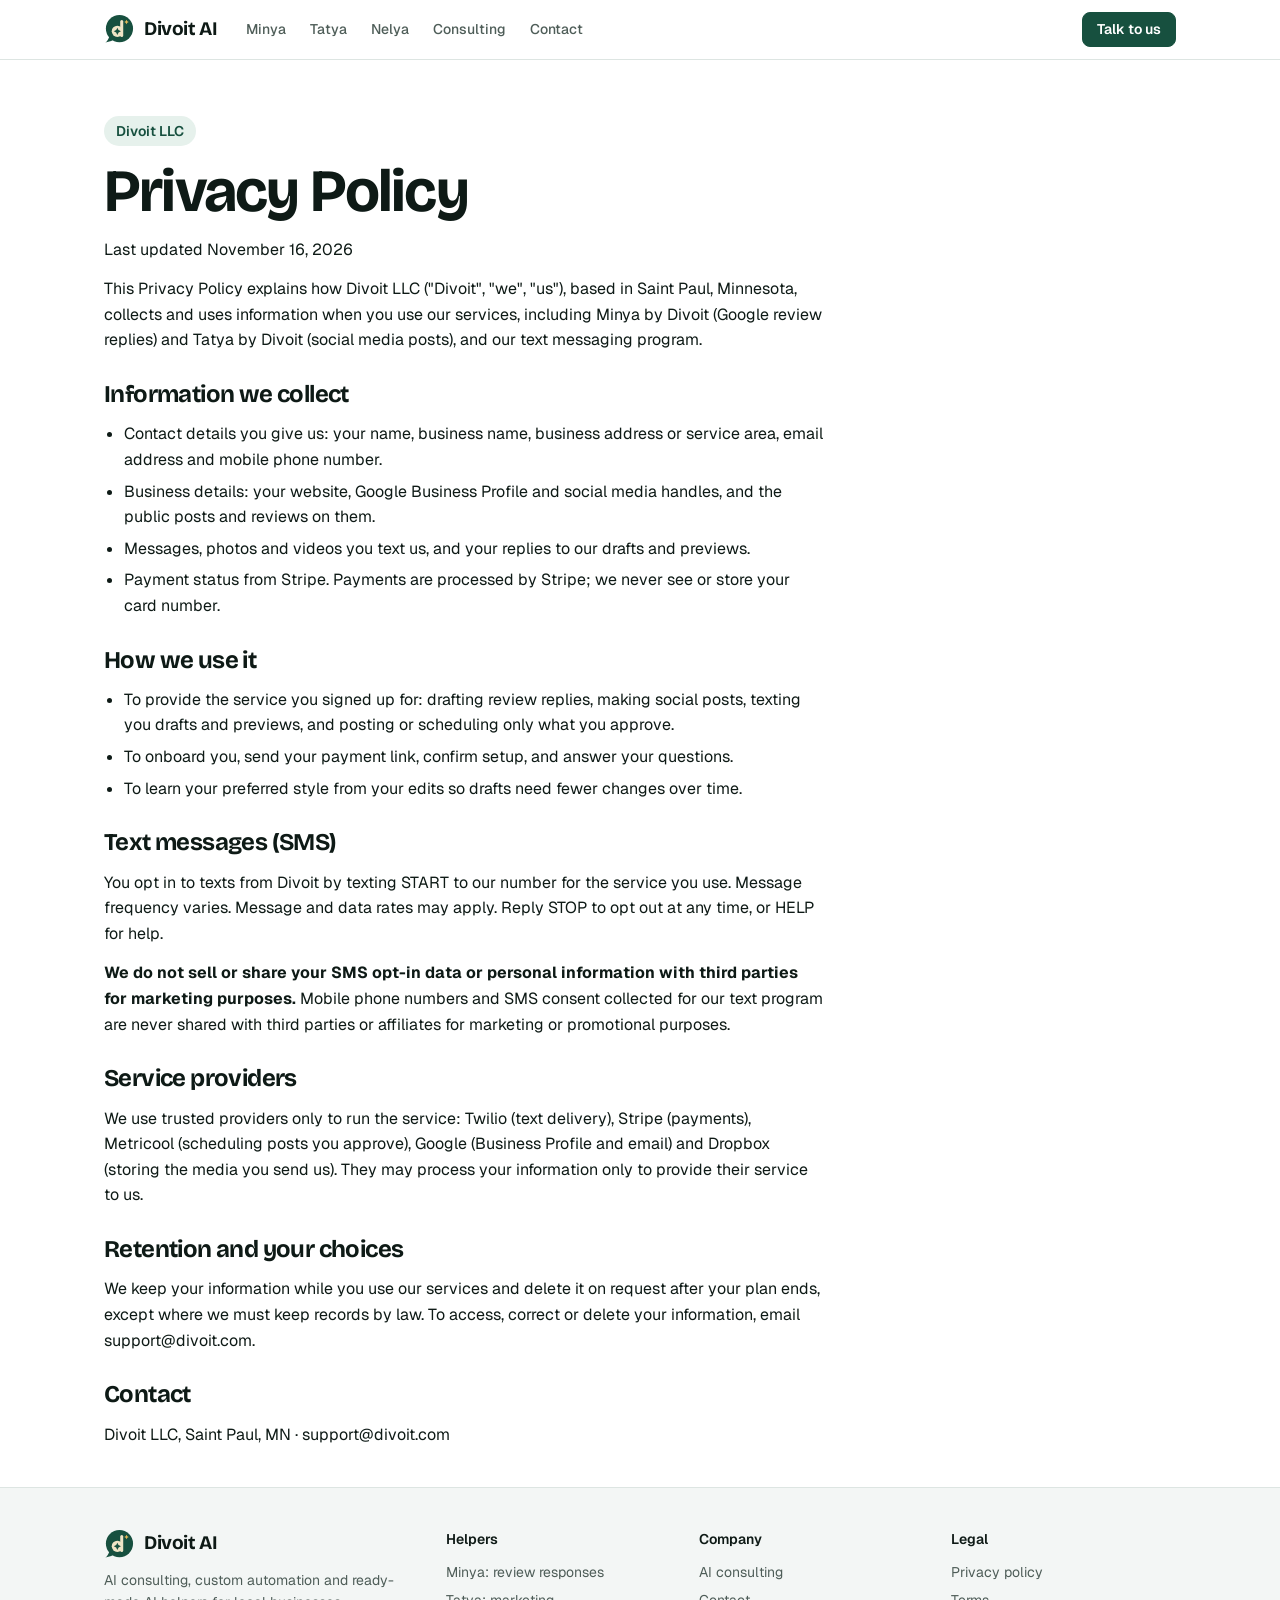
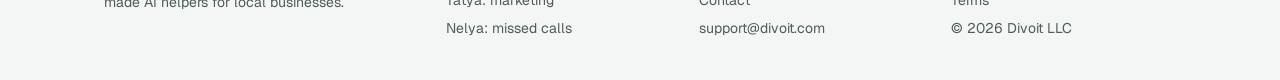
<file: privacy/index.html>
<!doctype html>
<html lang="en">
<head>
<meta charset="utf-8">
<meta name="viewport" content="width=device-width,initial-scale=1,viewport-fit=cover">
<title>Privacy Policy · Divoit LLC</title>
<meta name="description" content="Divoit LLC Privacy Policy, including SMS opt-in data.">
<link rel="canonical" href="https://divoit.com/privacy/">
<link rel="icon" href="data:image/svg+xml,%3Csvg xmlns='http://www.w3.org/2000/svg' viewBox='0 0 64 64'%3E%3Ccircle cx='33' cy='31' r='29' fill='%231f5a47'/%3E%3Cpath d='M12,46 Q9,57 3,61 Q15,60 22,54 Z' fill='%231f5a47'/%3E%3Ccircle cx='28.5' cy='37' r='12' fill='%23efe4c6'/%3E%3Crect x='34.6' y='13' width='6.4' height='36' rx='3.2' fill='%23efe4c6'/%3E%3Cpath d='M28.5,29.3 Q29.809,35.691 36.2,37 Q29.809,38.309 28.5,44.7 Q27.191,38.309 20.8,37 Q27.191,35.691 28.5,29.3 Z' fill='%231f5a47'/%3E%3Cpath d='M48,12.2 Q48.96,16.04 52.8,17 Q48.96,17.96 48,21.8 Q47.04,17.96 43.2,17 Q47.04,16.04 48,12.2 Z' fill='%23e3b955'/%3E%3C/svg%3E">
<link rel="preconnect" href="https://fonts.googleapis.com">
<link rel="preconnect" href="https://fonts.gstatic.com" crossorigin>
<link rel="stylesheet" href="https://fonts.googleapis.com/css2?family=Bricolage+Grotesque:opsz,wght@12..96,600;12..96,700&family=Geist:wght@400;500;600;700&display=swap">
<link rel="stylesheet" href="/assets/site.css">
<style>.doc{display:flex;flex-direction:column;gap:14px;max-width:720px}.doc h2{font-size:1.5rem;margin-top:14px}.doc ul{margin:0;padding-left:20px;display:flex;flex-direction:column;gap:6px}.doc p,.doc li{color:var(--fg)}</style>
</head>
<body>
<header class="site-header"><div class="bar">
  <a class="brand" href="/" aria-label="Divoit AI home"><svg viewBox="0 0 64 64" aria-hidden="true"><circle cx="33" cy="31" r="29" fill="#17503f"/><path d="M12,46 Q9,57 3,61 Q15,60 22,54 Z" fill="#17503f"/><circle cx="28.5" cy="37" r="12" fill="#efe4c6"/><rect x="34.6" y="13" width="6.4" height="36" rx="3.2" fill="#efe4c6"/><path d="M28.5,29.3 Q29.809,35.691 36.2,37 Q29.809,38.309 28.5,44.7 Q27.191,38.309 20.8,37 Q27.191,35.691 28.5,29.3 Z" fill="#17503f"/><path d="M48,12.2 Q48.96,16.04 52.8,17 Q48.96,17.96 48,21.8 Q47.04,17.96 43.2,17 Q47.04,16.04 48,12.2 Z" fill="#e3b955"/></svg>Divoit AI</a>
  <nav class="nav" aria-label="Main"><a href="/minya/">Minya</a><a href="/tatya/">Tatya</a><a href="/nelya/">Nelya</a><a href="/#consulting">Consulting</a><a href="/#contact">Contact</a></nav>
  <a class="btn sm" href="/#contact">Talk to us</a>
</div></header>
<div class="wrap">
  <article class="doc">
    <span class="eyebrow">Divoit LLC</span>
    <h1>Privacy Policy</h1>
    <p class="muted">Last updated November 16, 2026</p>
    <p>This Privacy Policy explains how Divoit LLC ("Divoit", "we", "us"), based in Saint Paul, Minnesota, collects and uses information when you use our services, including Minya by Divoit (Google review replies) and Tatya by Divoit (social media posts), and our text messaging program.</p>
    <h2>Information we collect</h2>
    <ul>
      <li>Contact details you give us: your name, business name, business address or service area, email address and mobile phone number.</li>
      <li>Business details: your website, Google Business Profile and social media handles, and the public posts and reviews on them.</li>
      <li>Messages, photos and videos you text us, and your replies to our drafts and previews.</li>
      <li>Payment status from Stripe. Payments are processed by Stripe; we never see or store your card number.</li>
    </ul>
    <h2>How we use it</h2>
    <ul>
      <li>To provide the service you signed up for: drafting review replies, making social posts, texting you drafts and previews, and posting or scheduling only what you approve.</li>
      <li>To onboard you, send your payment link, confirm setup, and answer your questions.</li>
      <li>To learn your preferred style from your edits so drafts need fewer changes over time.</li>
    </ul>
    <h2>Text messages (SMS)</h2>
    <p>You opt in to texts from Divoit by texting START to our number for the service you use. Message frequency varies. Message and data rates may apply. Reply STOP to opt out at any time, or HELP for help.</p>
    <p><b>We do not sell or share your SMS opt-in data or personal information with third parties for marketing purposes.</b> Mobile phone numbers and SMS consent collected for our text program are never shared with third parties or affiliates for marketing or promotional purposes.</p>
    <h2>Service providers</h2>
    <p>We use trusted providers only to run the service: Twilio (text delivery), Stripe (payments), Metricool (scheduling posts you approve), Google (Business Profile and email) and Dropbox (storing the media you send us). They may process your information only to provide their service to us.</p>
    <h2>Retention and your choices</h2>
    <p>We keep your information while you use our services and delete it on request after your plan ends, except where we must keep records by law. To access, correct or delete your information, email support@divoit.com.</p>
    <h2>Contact</h2>
    <p>Divoit LLC, Saint Paul, MN · support@divoit.com</p>
  </article>
</div>
<footer class="site-footer"><div class="foot">
  <div><a class="brand" href="/"><svg viewBox="0 0 64 64" aria-hidden="true"><circle cx="33" cy="31" r="29" fill="#17503f"/><path d="M12,46 Q9,57 3,61 Q15,60 22,54 Z" fill="#17503f"/><circle cx="28.5" cy="37" r="12" fill="#efe4c6"/><rect x="34.6" y="13" width="6.4" height="36" rx="3.2" fill="#efe4c6"/><path d="M28.5,29.3 Q29.809,35.691 36.2,37 Q29.809,38.309 28.5,44.7 Q27.191,38.309 20.8,37 Q27.191,35.691 28.5,29.3 Z" fill="#17503f"/><path d="M48,12.2 Q48.96,16.04 52.8,17 Q48.96,17.96 48,21.8 Q47.04,17.96 43.2,17 Q47.04,16.04 48,12.2 Z" fill="#e3b955"/></svg>Divoit AI</a><p>AI consulting, custom automation and ready-made AI helpers for local businesses.</p></div>
  <div><h4>Helpers</h4><ul><li><a href="/minya/">Minya: review responses</a></li><li><a href="/tatya/">Tatya: marketing</a></li><li><a href="/nelya/">Nelya: missed calls</a></li></ul></div>
  <div><h4>Company</h4><ul><li><a href="/#consulting">AI consulting</a></li><li><a href="/#contact">Contact</a></li><li><a href="mailto:support@divoit.com">support@divoit.com</a></li></ul></div>
  <div><h4>Legal</h4><ul><li><a href="/privacy/">Privacy policy</a></li><li><a href="/terms/">Terms</a></li><li>&copy; 2026 Divoit LLC</li></ul></div>
</div></footer>
</body>
</html>
</file>
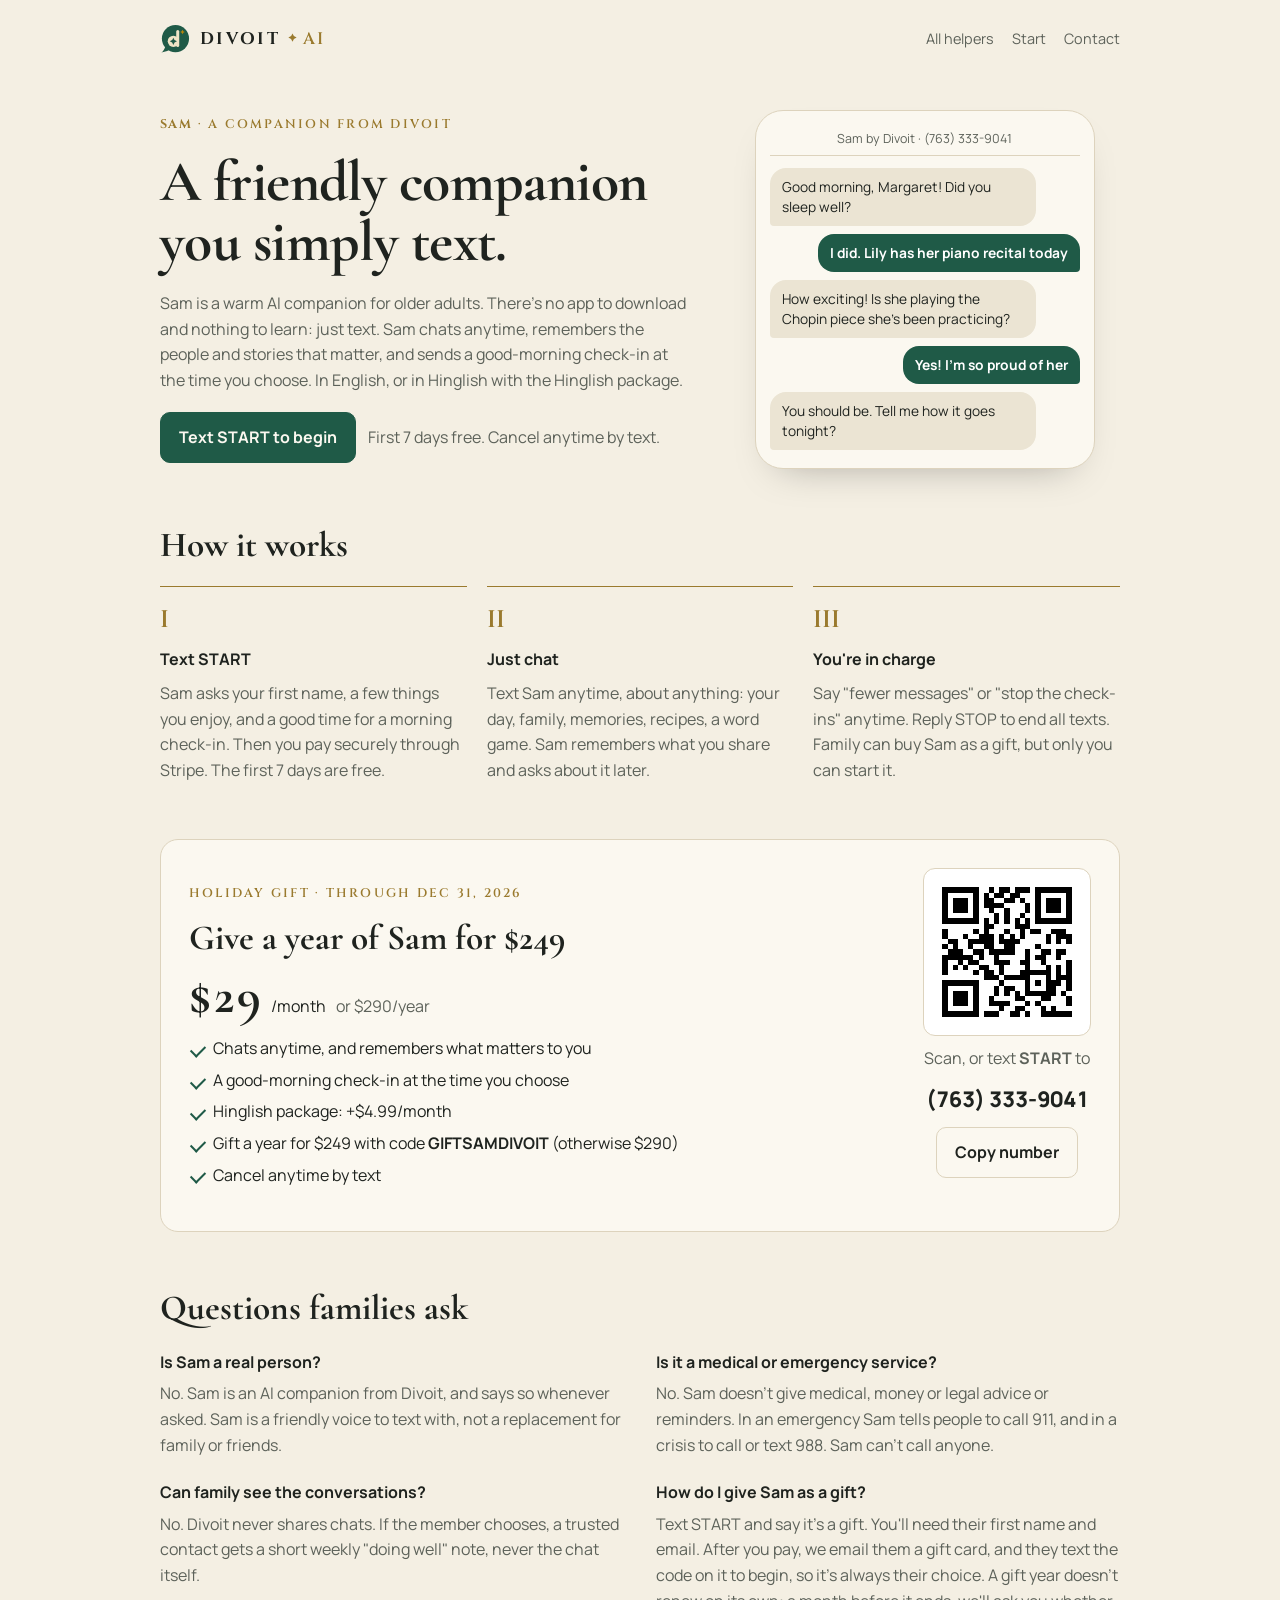
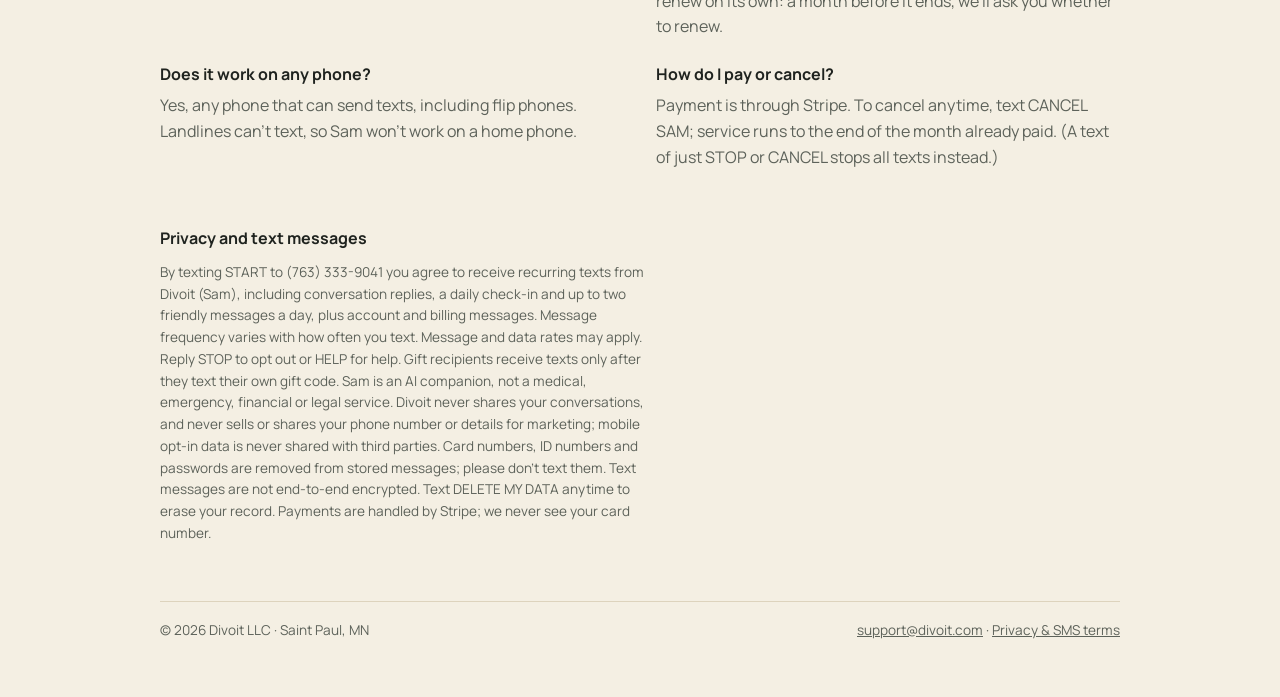
<file: sam/index.html>
<!doctype html>
<html lang="en">
<head>
<meta charset="utf-8">
<meta name="viewport" content="width=device-width,initial-scale=1,viewport-fit=cover">
<title>Sam by Divoit · A friendly companion you simply text</title>
<meta name="description" content="Sam is a warm, friendly AI companion for older adults. No app, no login: just text. Chats anytime, remembers what matters, and sends a good-morning check-in. $29/month, first 7 days free.">
<meta property="og:title" content="Sam by Divoit · A friendly companion you simply text">
<meta property="og:description" content="Sam is a warm, friendly AI companion for older adults. No app, no login: just text. Chats anytime, remembers what matters, and sends a good-morning check-in. $29/month, first 7 days free.">
<meta property="og:url" content="https://divoit.com/sam/">
<meta property="og:image" content="https://divoit.com/assets/og/sam.png">
<meta property="og:image:width" content="1200">
<meta property="og:image:height" content="627">
<meta name="twitter:card" content="summary_large_image">
<meta property="og:type" content="website">
<link rel="canonical" href="https://divoit.com/sam/">
<link rel="icon" href="data:image/svg+xml,%3Csvg xmlns='http://www.w3.org/2000/svg' viewBox='0 0 64 64'%3E%3Ccircle cx='33' cy='31' r='29' fill='%231f5a47'/%3E%3Cpath d='M12,46 Q9,57 3,61 Q15,60 22,54 Z' fill='%231f5a47'/%3E%3Ccircle cx='28.5' cy='37' r='12' fill='%23efe4c6'/%3E%3Crect x='34.6' y='13' width='6.4' height='36' rx='3.2' fill='%23efe4c6'/%3E%3Cpath d='M28.5,29.3 Q29.809,35.691 36.2,37 Q29.809,38.309 28.5,44.7 Q27.191,38.309 20.8,37 Q27.191,35.691 28.5,29.3 Z' fill='%231f5a47'/%3E%3Cpath d='M48,12.2 Q48.96,16.04 52.8,17 Q48.96,17.96 48,21.8 Q47.04,17.96 43.2,17 Q47.04,16.04 48,12.2 Z' fill='%23e3b955'/%3E%3C/svg%3E">
<link rel="preconnect" href="https://fonts.googleapis.com">
<link rel="preconnect" href="https://fonts.gstatic.com" crossorigin>
<link rel="stylesheet" href="https://fonts.googleapis.com/css2?family=Cinzel:wght@500;600;700&family=Cormorant+Garamond:wght@600;700&family=Manrope:wght@400;500;600;700;800&display=swap">
<style>
:root{
  --bg:#f4efe3; --surface:#fbf8f0; --line:#ddd3bd; --fg:#1f231f; --muted:#5d625a;
  --accent:#1f5a47; --accent-ink:#fbf8f0; --gold:#9a7a2e; --gold-soft:#efe4c6;
  --bubble-in:#ebe4d3; --bubble-out:#1f5a47; --bubble-out-ink:#ffffff; --star:#b8860b; --hold:#9c3f27;
  --font-rune:"Cinzel", "Trajan Pro", Georgia, serif;
  --font-display:"Cormorant Garamond", Georgia, "Times New Roman", serif;
  --font-ui:"Manrope", ui-sans-serif, system-ui, -apple-system, "Segoe UI", sans-serif;
}
@media (prefers-color-scheme: dark){:root:not([data-theme="light"]){
  --bg:#121614; --surface:#1a201c; --line:#2f3832; --fg:#ece6d6; --muted:#a7a596;
  --accent:#6cc4a3; --accent-ink:#0f1512; --gold:#d6b765; --gold-soft:#2c2a1e;
  --bubble-in:#252c27; --bubble-out:#2f7d63; --bubble-out-ink:#ffffff; --star:#e3b955; --hold:#ec8a6c; color-scheme:dark}}
:root[data-theme="dark"]{
  --bg:#121614; --surface:#1a201c; --line:#2f3832; --fg:#ece6d6; --muted:#a7a596;
  --accent:#6cc4a3; --accent-ink:#0f1512; --gold:#d6b765; --gold-soft:#2c2a1e;
  --bubble-in:#252c27; --bubble-out:#2f7d63; --bubble-out-ink:#ffffff; --star:#e3b955; --hold:#ec8a6c; color-scheme:dark}
*{box-sizing:border-box}
body{margin:0;background:var(--bg);color:var(--fg);font-family:var(--font-ui);font-size:16px;line-height:1.6;
  padding-left:max(16px, env(safe-area-inset-left, 0px));padding-right:max(16px, env(safe-area-inset-right, 0px));padding-block:24px 56px}
.wrap{max-width:960px;margin:0 auto;display:flex;flex-direction:column;gap:56px}
h1,h2,h3{margin:0;text-wrap:balance}
h1{font-family:var(--font-display);font-weight:700;font-size:clamp(2.3rem,5.4vw,3.6rem);line-height:1.04;letter-spacing:-0.01em}
h2{font-family:var(--font-display);font-weight:700;font-size:clamp(1.6rem,3.2vw,2.2rem);line-height:1.12}
h3{font-size:1rem;font-weight:700}
p{margin:0;max-width:62ch}
a{color:inherit}
.muted{color:var(--muted)}
.eyebrow{font-family:var(--font-rune);font-size:.78rem;letter-spacing:.18em;text-transform:uppercase;font-weight:600;color:var(--gold)}
.top{display:flex;justify-content:space-between;align-items:center;gap:12px;flex-wrap:wrap}
.brand{display:flex;align-items:center;gap:10px;font-family:var(--font-rune);font-weight:700;letter-spacing:.14em;text-decoration:none;font-size:1.05rem}
.brand svg{width:30px;height:30px;flex:none}.brand span svg{width:9px;height:9px;display:inline-block;vertical-align:.12em}
.nav{display:flex;gap:18px;font-size:.9rem}
.nav a{text-decoration:none;color:var(--muted)}
.nav a:hover{color:var(--fg)}
.rule{display:flex;align-items:center;gap:14px;color:var(--gold)}
.rule::before,.rule::after{content:"";flex:1;height:1px;background:linear-gradient(90deg,transparent,var(--gold),transparent);opacity:.7}
.rule span{font-size:.9rem;letter-spacing:.4em}
.btn{font:inherit;font-weight:700;border-radius:10px;padding:12px 18px;border:1px solid var(--accent);background:var(--accent);color:var(--accent-ink);text-decoration:none;cursor:pointer;display:inline-flex;align-items:center;gap:8px}
.btn.ghost{background:transparent;color:var(--fg);border-color:var(--line)}
.btn:focus-visible,a:focus-visible{outline:2px solid var(--accent);outline-offset:3px}
.num{font-variant-numeric:tabular-nums;font-weight:800}
footer{border-top:1px solid var(--line);padding-top:18px;font-size:.85rem;color:var(--muted);display:flex;flex-wrap:wrap;justify-content:space-between;gap:10px}
/* phone demo */
.phone{background:var(--surface);border:1px solid var(--line);border-radius:28px;padding:18px 14px;display:flex;flex-direction:column;gap:8px;max-width:340px;width:100%;justify-self:center;box-shadow:0 18px 40px -24px rgba(0,0,0,.35)}
.phone-top{text-align:center;font-size:.78rem;color:var(--muted);padding-bottom:6px;border-bottom:1px solid var(--line);margin-bottom:4px}
.b{max-width:86%;padding:9px 12px;border-radius:16px;font-size:.86rem;line-height:1.45}
.b.in{background:var(--bubble-in);align-self:flex-start;border-bottom-left-radius:4px}
.b.out{background:var(--bubble-out);color:var(--bubble-out-ink);align-self:flex-end;border-bottom-right-radius:4px;font-weight:700}
.stars{color:var(--star);letter-spacing:1px}
.hold{color:var(--hold);font-weight:700}
/* steps */
.steps{display:grid;grid-template-columns:repeat(3,minmax(0,1fr));gap:20px}
.step{display:flex;flex-direction:column;gap:8px;padding-top:14px;border-top:1px solid var(--gold)}
.step .n{font-family:var(--font-rune);font-weight:600;font-size:1.5rem;color:var(--gold)}
/* offer */
.offer{background:var(--surface);border:1px solid var(--line);border-radius:18px;padding:28px;display:grid;grid-template-columns:1fr auto;gap:28px;align-items:center}
.offer-copy{display:flex;flex-direction:column;gap:14px;min-width:0}
.price{display:flex;align-items:baseline;gap:10px;flex-wrap:wrap}
.price b{font-family:var(--font-display);font-size:3.2rem;line-height:1}
.price s{color:var(--muted)}
ul.ticks{list-style:none;margin:0;padding:0;display:flex;flex-direction:column;gap:6px}
ul.ticks li{padding-left:24px;position:relative}
ul.ticks li::before{content:"";position:absolute;left:2px;top:.55em;width:12px;height:7px;border-left:2px solid var(--accent);border-bottom:2px solid var(--accent);transform:rotate(-45deg)}
.join{display:flex;flex-direction:column;align-items:center;gap:10px;text-align:center}
.qr-ph{width:168px;height:168px;border-radius:12px;border:1px dashed var(--line);display:grid;place-items:center;text-align:center;padding:14px;font-size:.85rem;color:var(--muted)}
.thumb{border-radius:10px;height:120px;background:linear-gradient(135deg,var(--gold-soft),var(--bubble-in));display:grid;place-items:center;font-size:.8rem;color:var(--muted)}
.qr{width:168px;height:168px;background:#fff;border-radius:12px;padding:8px;border:1px solid var(--line);image-rendering:pixelated}
.phone-num{font-size:1.35rem}
.copy-note{font-size:.8rem;color:var(--muted);min-height:1.2em}
/* faq */
.faq{display:grid;grid-template-columns:repeat(2,minmax(0,1fr));gap:22px 32px}
.faq div{display:flex;flex-direction:column;gap:6px}
.legal{display:flex;flex-direction:column;gap:10px;font-size:.85rem;color:var(--muted)}
.legal h3{color:var(--fg)}
@media (max-width:760px){
  .hero,.offer{grid-template-columns:1fr}
  .steps,.faq{grid-template-columns:1fr}
  .wrap{gap:44px}
}

.hero{display:grid;grid-template-columns:1.15fr .85fr;gap:40px;align-items:center}
.hero-copy{display:flex;flex-direction:column;gap:18px;min-width:0}
.cta-row{display:flex;flex-wrap:wrap;gap:12px;align-items:center}
.pname{font-family:var(--font-rune);letter-spacing:.12em;font-weight:700;color:var(--gold)}
@media (max-width:760px){.hero,.offer{grid-template-columns:1fr}}
</style>
</head>
<body>
<div class="wrap">
  <div class="top">
    <a class="brand" href="/" aria-label="Divoit AI"><svg viewBox="0 0 64 64" aria-hidden="true"><circle cx="33" cy="31" r="29" fill="var(--accent)"/><path d="M12,46 Q9,57 3,61 Q15,60 22,54 Z" fill="var(--accent)"/><circle cx="28.5" cy="37" r="12" fill="var(--gold-soft)"/><rect x="34.6" y="13" width="6.4" height="36" rx="3.2" fill="var(--gold-soft)"/><path d="M28.5,29.3 Q29.809,35.691 36.2,37 Q29.809,38.309 28.5,44.7 Q27.191,38.309 20.8,37 Q27.191,35.691 28.5,29.3 Z" fill="var(--accent)"/><path d="M48,12.2 Q48.96,16.04 52.8,17 Q48.96,17.96 48,21.8 Q47.04,17.96 43.2,17 Q47.04,16.04 48,12.2 Z" fill="var(--star)"/></svg><span>DIVOIT<svg viewBox="0 0 12 12" aria-hidden="true" style="margin:0 .35em 0 .45em"><path d="M6,0.5 Q7.1,4.9 11.5,6 Q7.1,7.1 6,11.5 Q4.9,7.1 0.5,6 Q4.9,4.9 6,0.5 Z" fill="var(--gold)"/></svg><span style="color:var(--gold);font-weight:600">AI</span></span></a>
    <nav class="nav" aria-label="Main"><a href="/#helpers">All helpers</a><a href="#join">Start</a><a href="mailto:support@divoit.com">Contact</a></nav>
  </div>

  <section class="hero">
    <div class="hero-copy">
      <span class="eyebrow"><span class="pname">Sam</span> · a companion from Divoit</span>
      <h1>A friendly companion you simply text.</h1>
      <p class="muted">Sam is a warm AI companion for older adults. There's no app to download and nothing to learn: just text. Sam chats anytime, remembers the people and stories that matter, and sends a good-morning check-in at the time you choose. In English, or in Hinglish with the Hinglish package.</p>
      <div class="cta-row">
        <a class="btn" href="sms:+17633339041?&amp;body=START">Text START to begin</a>
        <span class="muted">First 7 days free. Cancel anytime by text.</span>
      </div>
    </div>
    <div class="phone" aria-label="Example text conversation">
      <div class="phone-top">Sam by Divoit · (763) 333-9041</div>
      <div class="b in">Good morning, Margaret! Did you sleep well?</div>
      <div class="b out">I did. Lily has her piano recital today</div>
      <div class="b in">How exciting! Is she playing the Chopin piece she's been practicing?</div>
      <div class="b out">Yes! I'm so proud of her</div>
      <div class="b in">You should be. Tell me how it goes tonight?</div>
    </div>
  </section>

  <section aria-labelledby="howH" style="display:flex;flex-direction:column;gap:22px">
    <h2 id="howH">How it works</h2>
    <div class="steps">
      <div class="step"><span class="n">I</span><h3>Text START</h3><p class="muted">Sam asks your first name, a few things you enjoy, and a good time for a morning check-in. Then you pay securely through Stripe. The first 7 days are free.</p></div>
      <div class="step"><span class="n">II</span><h3>Just chat</h3><p class="muted">Text Sam anytime, about anything: your day, family, memories, recipes, a word game. Sam remembers what you share and asks about it later.</p></div>
      <div class="step"><span class="n">III</span><h3>You're in charge</h3><p class="muted">Say "fewer messages" or "stop the check-ins" anytime. Reply STOP to end all texts. Family can buy Sam as a gift, but only you can start it.</p></div>
    </div>
  </section>

  <section class="offer" id="join" aria-labelledby="offerH">
    <div class="offer-copy">
      <span class="eyebrow">Holiday gift · through Dec 31, 2026</span>
      <h2 id="offerH">Give a year of Sam for $249</h2>
      <div class="price"><b class="num">$29</b><span>/month</span><span class="muted">or $290/year</span></div>
      <ul class="ticks">
        <li>Chats anytime, and remembers what matters to you</li>
        <li>A good-morning check-in at the time you choose</li>
        <li>Hinglish package: +$4.99/month</li>
        <li>Gift a year for $249 with code <b>GIFTSAMDIVOIT</b> (otherwise $290)</li>
        <li>Cancel anytime by text</li>
      </ul>
    </div>
    <div class="join" id="joinBox">
      <img class="qr" alt="QR code that opens a text to (763) 333-9041 with START" src="[data-uri]">
      <span class="muted">Scan, or text <b>START</b> to</span>
      <span class="phone-num num" id="num">(763) 333-9041</span>
      <button class="btn ghost" type="button" id="copyBtn">Copy number</button>
      <span class="copy-note" id="copyNote" aria-live="polite"></span>
    </div>
  </section>

  <section aria-labelledby="faqH" style="display:flex;flex-direction:column;gap:22px">
    <h2 id="faqH">Questions families ask</h2>
    <div class="faq">
      <div><h3>Is Sam a real person?</h3><p class="muted">No. Sam is an AI companion from Divoit, and says so whenever asked. Sam is a friendly voice to text with, not a replacement for family or friends.</p></div>
      <div><h3>Is it a medical or emergency service?</h3><p class="muted">No. Sam doesn't give medical, money or legal advice or reminders. In an emergency Sam tells people to call 911, and in a crisis to call or text 988. Sam can't call anyone.</p></div>
      <div><h3>Can family see the conversations?</h3><p class="muted">No. Divoit never shares chats. If the member chooses, a trusted contact gets a short weekly "doing well" note, never the chat itself.</p></div>
      <div><h3>How do I give Sam as a gift?</h3><p class="muted">Text START and say it's a gift. You'll need their first name and email. After you pay, we email them a gift card, and they text the code on it to begin, so it's always their choice. A gift year doesn't renew on its own: a month before it ends, we'll ask you whether to renew.</p></div>
      <div><h3>Does it work on any phone?</h3><p class="muted">Yes, any phone that can send texts, including flip phones. Landlines can't text, so Sam won't work on a home phone.</p></div>
      <div><h3>How do I pay or cancel?</h3><p class="muted">Payment is through Stripe. To cancel anytime, text CANCEL SAM; service runs to the end of the month already paid. (A text of just STOP or CANCEL stops all texts instead.)</p></div>
    </div>
  </section>

  <section class="legal" id="privacy" aria-labelledby="privH">
    <h3 id="privH">Privacy and text messages</h3>
    <p>By texting START to (763) 333-9041 you agree to receive recurring texts from Divoit (Sam), including conversation replies, a daily check-in and up to two friendly messages a day, plus account and billing messages. Message frequency varies with how often you text. Message and data rates may apply. Reply STOP to opt out or HELP for help. Gift recipients receive texts only after they text their own gift code. Sam is an AI companion, not a medical, emergency, financial or legal service. Divoit never shares your conversations, and never sells or shares your phone number or details for marketing; mobile opt-in data is never shared with third parties. Card numbers, ID numbers and passwords are removed from stored messages; please don't text them. Text messages are not end-to-end encrypted. Text DELETE MY DATA anytime to erase your record. Payments are handled by Stripe; we never see your card number.</p>
  </section>

  <footer><span>© 2026 Divoit LLC · Saint Paul, MN</span><span><a href="mailto:support@divoit.com">support@divoit.com</a> · <a href="#privacy">Privacy &amp; SMS terms</a></span></footer>
</div>
<script>
document.getElementById("copyBtn").addEventListener("click", async () => {
  const note = document.getElementById("copyNote");
  try { await navigator.clipboard.writeText("+17633339041"); note.textContent = "Number copied. Text START to it."; }
  catch (e) {
    const r = document.createRange(); r.selectNodeContents(document.getElementById("num"));
    const s = getSelection(); s.removeAllRanges(); s.addRange(r);
    note.textContent = "Number selected. Copy it, then text START.";
  }
});
</script>
</body>
</html>
</file>
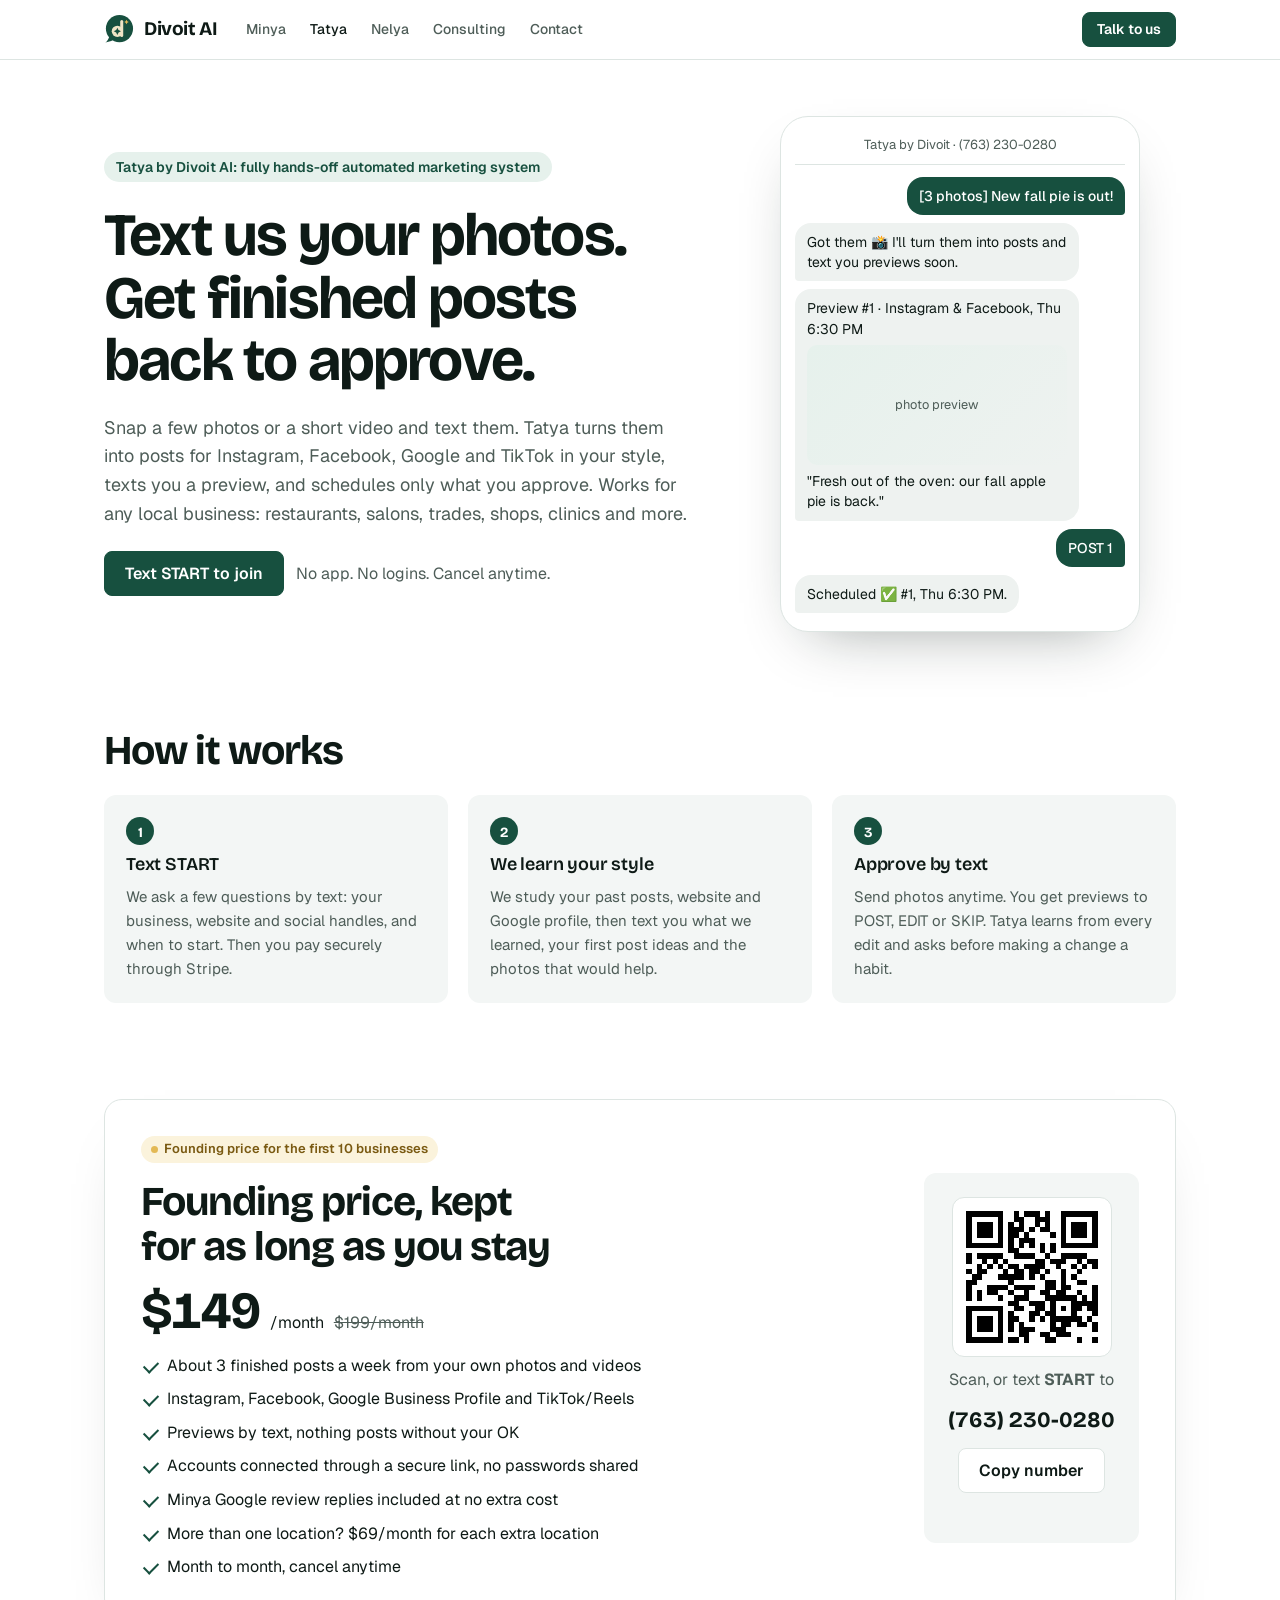
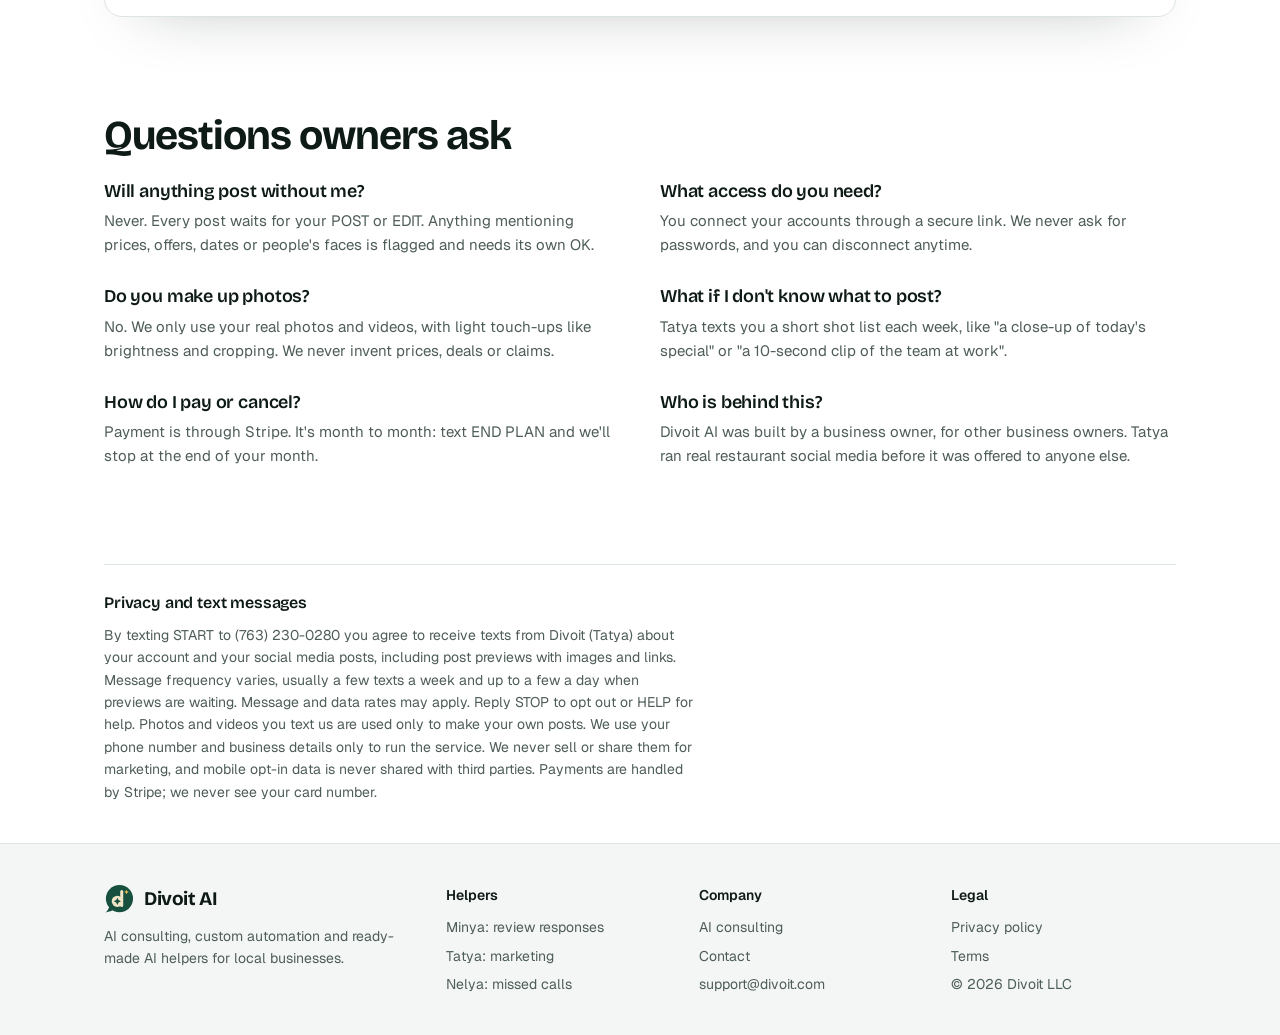
<file: tatya/index.html>
<!doctype html>
<html lang="en">
<head>
<meta charset="utf-8">
<meta name="viewport" content="width=device-width,initial-scale=1,viewport-fit=cover">
<title>Tatya by Divoit AI · Fully hands-off automated marketing system</title>
<meta name="description" content="Tatya, the second Divoit helper, turns the photos you text into finished posts for Instagram, Facebook, Google and TikTok. Nothing goes out without your OK. Founding price $149/month, Minya review replies included.">
<meta property="og:title" content="Tatya by Divoit AI · Fully hands-off automated marketing system">
<meta property="og:description" content="Tatya, the second Divoit helper, turns the photos you text into finished posts for Instagram, Facebook, Google and TikTok. Nothing goes out without your OK. Founding price $149/month, Minya review replies included.">
<meta property="og:url" content="https://divoit.com/tatya/">
<meta property="og:image" content="https://divoit.com/assets/og/tatya.png">
<meta property="og:image:width" content="1200">
<meta property="og:image:height" content="627">
<meta name="twitter:card" content="summary_large_image">
<meta property="og:type" content="website">
<link rel="canonical" href="https://divoit.com/tatya/">
<link rel="icon" href="data:image/svg+xml,%3Csvg xmlns='http://www.w3.org/2000/svg' viewBox='0 0 64 64'%3E%3Ccircle cx='33' cy='31' r='29' fill='%231f5a47'/%3E%3Cpath d='M12,46 Q9,57 3,61 Q15,60 22,54 Z' fill='%231f5a47'/%3E%3Ccircle cx='28.5' cy='37' r='12' fill='%23efe4c6'/%3E%3Crect x='34.6' y='13' width='6.4' height='36' rx='3.2' fill='%23efe4c6'/%3E%3Cpath d='M28.5,29.3 Q29.809,35.691 36.2,37 Q29.809,38.309 28.5,44.7 Q27.191,38.309 20.8,37 Q27.191,35.691 28.5,29.3 Z' fill='%231f5a47'/%3E%3Cpath d='M48,12.2 Q48.96,16.04 52.8,17 Q48.96,17.96 48,21.8 Q47.04,17.96 43.2,17 Q47.04,16.04 48,12.2 Z' fill='%23e3b955'/%3E%3C/svg%3E">
<link rel="preconnect" href="https://fonts.googleapis.com">
<link rel="preconnect" href="https://fonts.gstatic.com" crossorigin>
<link rel="stylesheet" href="https://fonts.googleapis.com/css2?family=Bricolage+Grotesque:opsz,wght@12..96,600;12..96,700&family=Geist:wght@400;500;600;700&display=swap">
<link rel="stylesheet" href="/assets/site.css">
</head>
<body>
<header class="site-header"><div class="bar">
  <a class="brand" href="/" aria-label="Divoit AI home"><svg viewBox="0 0 64 64" aria-hidden="true"><circle cx="33" cy="31" r="29" fill="#17503f"/><path d="M12,46 Q9,57 3,61 Q15,60 22,54 Z" fill="#17503f"/><circle cx="28.5" cy="37" r="12" fill="#efe4c6"/><rect x="34.6" y="13" width="6.4" height="36" rx="3.2" fill="#efe4c6"/><path d="M28.5,29.3 Q29.809,35.691 36.2,37 Q29.809,38.309 28.5,44.7 Q27.191,38.309 20.8,37 Q27.191,35.691 28.5,29.3 Z" fill="#17503f"/><path d="M48,12.2 Q48.96,16.04 52.8,17 Q48.96,17.96 48,21.8 Q47.04,17.96 43.2,17 Q47.04,16.04 48,12.2 Z" fill="#e3b955"/></svg>Divoit AI</a>
  <nav class="nav" aria-label="Main"><a href="/minya/">Minya</a><a href="/tatya/" aria-current="page">Tatya</a><a href="/nelya/">Nelya</a><a href="/#consulting">Consulting</a><a href="/#contact">Contact</a></nav>
  <a class="btn sm" href="/#contact">Talk to us</a>
</div></header>
<div class="wrap">
  <section class="hero">
    <div class="hero-copy">
      <span class="eyebrow">Tatya by Divoit AI: fully hands-off automated marketing system</span>
      <h1>Text us your photos. Get finished posts back to approve.</h1>
      <p class="muted">Snap a few photos or a short video and text them. Tatya turns them into posts for Instagram, Facebook, Google and TikTok in your style, texts you a preview, and schedules only what you approve. Works for any local business: restaurants, salons, trades, shops, clinics and more.</p>
      <div class="cta-row">
        <a class="btn" href="sms:+17632300280?&amp;body=START">Text START to join</a>
        <span class="muted">No app. No logins. Cancel anytime.</span>
      </div>
    </div>
    <div class="phone" aria-label="Example text conversation">
      <div class="phone-top">Tatya by Divoit · (763) 230-0280</div>
      <div class="b out">[3 photos] New fall pie is out!</div>
      <div class="b in">Got them 📸 I'll turn them into posts and text you previews soon.</div>
      <div class="b in">Preview #1 · Instagram &amp; Facebook, Thu 6:30 PM<div class="thumb" style="margin:6px 0">photo preview</div>"Fresh out of the oven: our fall apple pie is back."</div>
      <div class="b out">POST 1</div>
      <div class="b in">Scheduled ✅ #1, Thu 6:30 PM.</div>
    </div>
  </section>

  <section aria-labelledby="howH" style="display:flex;flex-direction:column;gap:22px">
    <h2 id="howH">How it works</h2>
    <div class="steps">
      <div class="step"><span class="n">I</span><h3>Text START</h3><p class="muted">We ask a few questions by text: your business, website and social handles, and when to start. Then you pay securely through Stripe.</p></div>
      <div class="step"><span class="n">II</span><h3>We learn your style</h3><p class="muted">We study your past posts, website and Google profile, then text you what we learned, your first post ideas and the photos that would help.</p></div>
      <div class="step"><span class="n">III</span><h3>Approve by text</h3><p class="muted">Send photos anytime. You get previews to POST, EDIT or SKIP. Tatya learns from every edit and asks before making a change a habit.</p></div>
    </div>
  </section>

  <section class="offer" id="join" aria-labelledby="offerH">
    <div class="offer-copy">
      <span class="badge gold">Founding price for the first 10 businesses</span>
      <h2 id="offerH">Founding price, kept for as long as you stay</h2>
      <div class="price"><b class="num">$149</b><span>/month</span><s>$199/month</s></div>
      <ul class="ticks">
        <li>About 3 finished posts a week from your own photos and videos</li>
        <li>Instagram, Facebook, Google Business Profile and TikTok/Reels</li>
        <li>Previews by text, nothing posts without your OK</li>
        <li>Accounts connected through a secure link, no passwords shared</li>
        <li>Minya Google review replies included at no extra cost</li>
        <li>More than one location? $69/month for each extra location</li>
        <li>Month to month, cancel anytime</li>
      </ul>
    </div>
    <div class="join" id="joinBox">
      <img class="qr" alt="QR code that opens a text to (763) 230-0280 with START" src="[data-uri]">
      <span class="muted">Scan, or text <b>START</b> to</span>
      <span class="phone-num num" id="num">(763) 230-0280</span>
      <button class="btn ghost" type="button" id="copyBtn">Copy number</button>
      <span class="copy-note" id="copyNote" aria-live="polite"></span>
    </div>
  </section>

  <section aria-labelledby="faqH" style="display:flex;flex-direction:column;gap:22px">
    <h2 id="faqH">Questions owners ask</h2>
    <div class="faq">
      <div><h3>Will anything post without me?</h3><p class="muted">Never. Every post waits for your POST or EDIT. Anything mentioning prices, offers, dates or people's faces is flagged and needs its own OK.</p></div>
      <div><h3>What access do you need?</h3><p class="muted">You connect your accounts through a secure link. We never ask for passwords, and you can disconnect anytime.</p></div>
      <div><h3>Do you make up photos?</h3><p class="muted">No. We only use your real photos and videos, with light touch-ups like brightness and cropping. We never invent prices, deals or claims.</p></div>
      <div><h3>What if I don't know what to post?</h3><p class="muted">Tatya texts you a short shot list each week, like "a close-up of today's special" or "a 10-second clip of the team at work".</p></div>
      <div><h3>How do I pay or cancel?</h3><p class="muted">Payment is through Stripe. It's month to month: text END PLAN and we'll stop at the end of your month.</p></div>
      <div><h3>Who is behind this?</h3><p class="muted">Divoit AI was built by a business owner, for other business owners. Tatya ran real restaurant social media before it was offered to anyone else.</p></div>
    </div>
  </section>

  <section class="legal" id="privacy" aria-labelledby="privH">
    <h3 id="privH">Privacy and text messages</h3>
    <p>By texting START to (763) 230-0280 you agree to receive texts from Divoit (Tatya) about your account and your social media posts, including post previews with images and links. Message frequency varies, usually a few texts a week and up to a few a day when previews are waiting. Message and data rates may apply. Reply STOP to opt out or HELP for help. Photos and videos you text us are used only to make your own posts. We use your phone number and business details only to run the service. We never sell or share them for marketing, and mobile opt-in data is never shared with third parties. Payments are handled by Stripe; we never see your card number.</p>
  </section>
</div>
<footer class="site-footer"><div class="foot">
  <div><a class="brand" href="/"><svg viewBox="0 0 64 64" aria-hidden="true"><circle cx="33" cy="31" r="29" fill="#17503f"/><path d="M12,46 Q9,57 3,61 Q15,60 22,54 Z" fill="#17503f"/><circle cx="28.5" cy="37" r="12" fill="#efe4c6"/><rect x="34.6" y="13" width="6.4" height="36" rx="3.2" fill="#efe4c6"/><path d="M28.5,29.3 Q29.809,35.691 36.2,37 Q29.809,38.309 28.5,44.7 Q27.191,38.309 20.8,37 Q27.191,35.691 28.5,29.3 Z" fill="#17503f"/><path d="M48,12.2 Q48.96,16.04 52.8,17 Q48.96,17.96 48,21.8 Q47.04,17.96 43.2,17 Q47.04,16.04 48,12.2 Z" fill="#e3b955"/></svg>Divoit AI</a><p>AI consulting, custom automation and ready-made AI helpers for local businesses.</p></div>
  <div><h4>Helpers</h4><ul><li><a href="/minya/">Minya: review responses</a></li><li><a href="/tatya/">Tatya: marketing</a></li><li><a href="/nelya/">Nelya: missed calls</a></li></ul></div>
  <div><h4>Company</h4><ul><li><a href="/#consulting">AI consulting</a></li><li><a href="/#contact">Contact</a></li><li><a href="mailto:support@divoit.com">support@divoit.com</a></li></ul></div>
  <div><h4>Legal</h4><ul><li><a href="/privacy/">Privacy policy</a></li><li><a href="/terms/">Terms</a></li><li>&copy; 2026 Divoit LLC</li></ul></div>
</div></footer>
<script>
document.getElementById("copyBtn").addEventListener("click", async () => {
  const note = document.getElementById("copyNote");
  try { await navigator.clipboard.writeText("+17632300280"); note.textContent = "Number copied. Text START to it."; }
  catch (e) {
    const r = document.createRange(); r.selectNodeContents(document.getElementById("num"));
    const s = getSelection(); s.removeAllRanges(); s.addRange(r);
    note.textContent = "Number selected. Copy it, then text START.";
  }
});
</script>
</body>
</html>
</file>
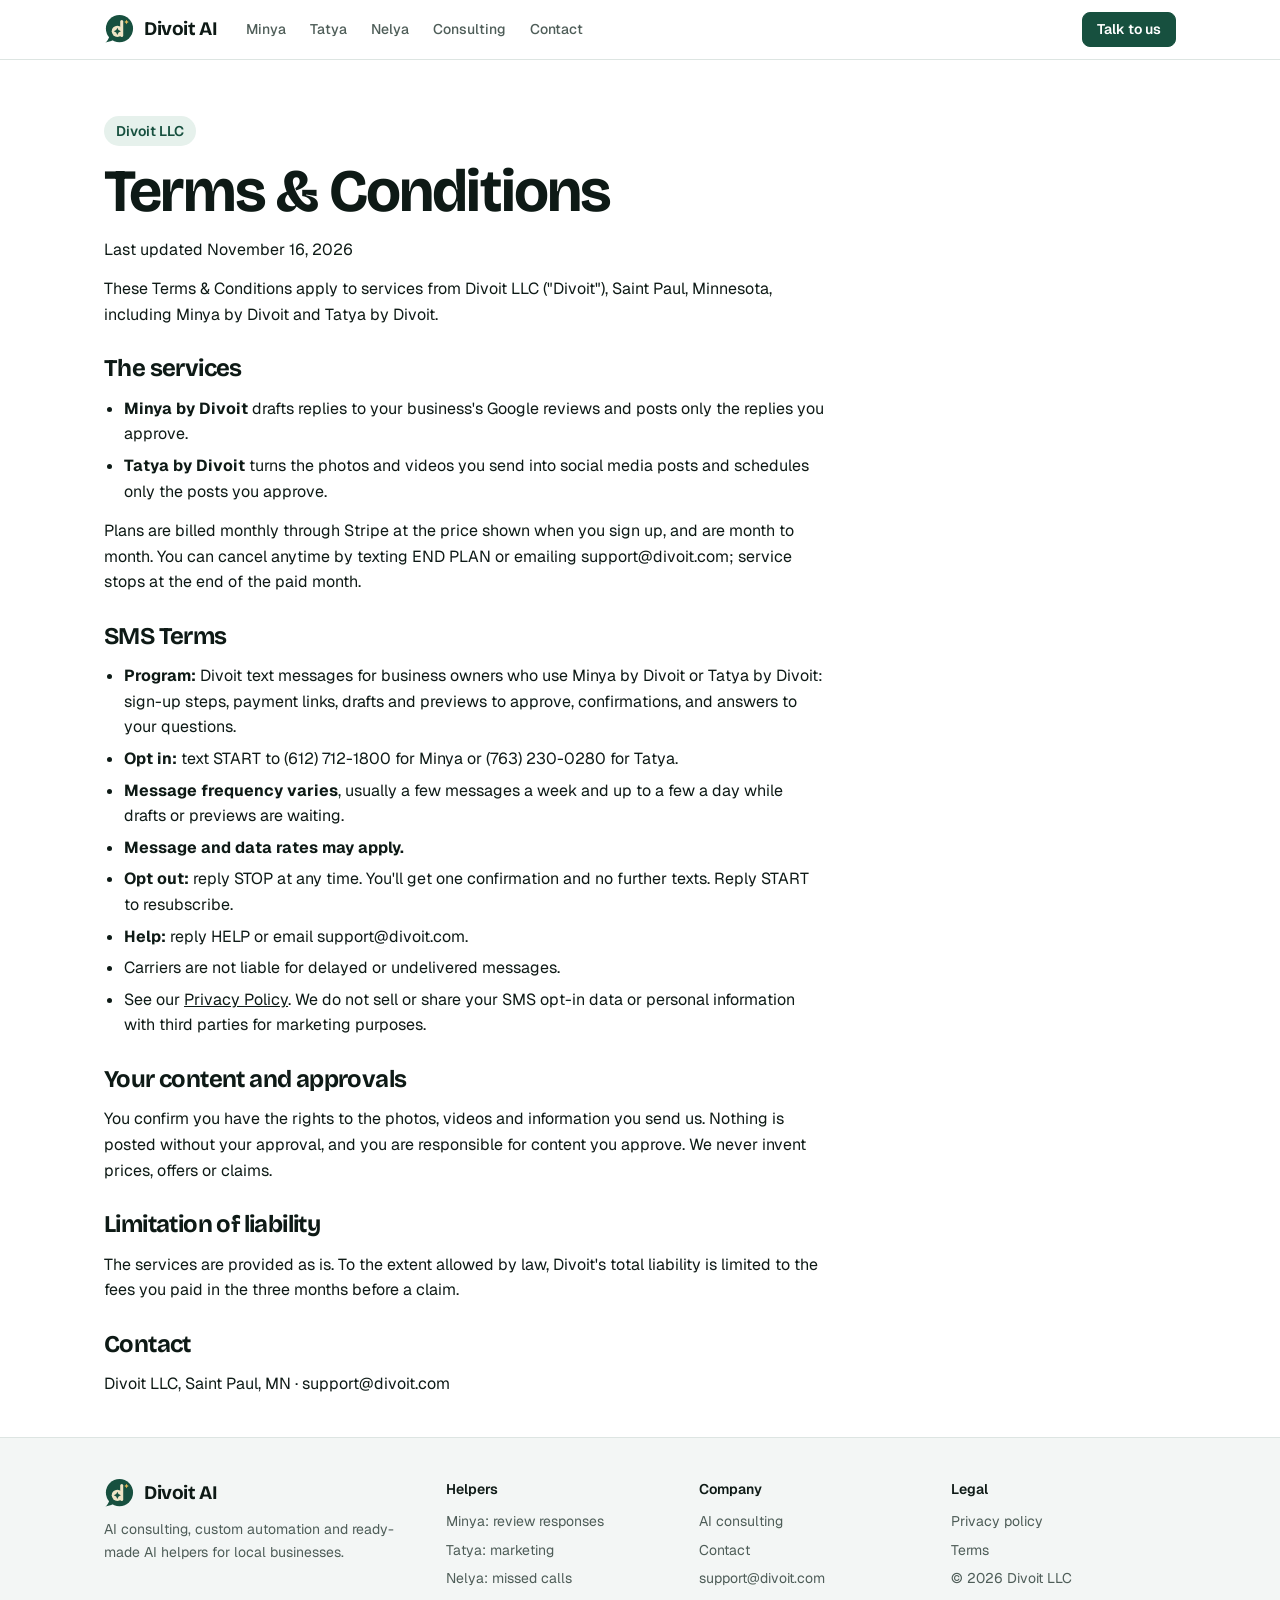
<file: terms/index.html>
<!doctype html>
<html lang="en">
<head>
<meta charset="utf-8">
<meta name="viewport" content="width=device-width,initial-scale=1,viewport-fit=cover">
<title>Terms &amp; Conditions · Divoit LLC</title>
<meta name="description" content="Divoit LLC Terms &amp; Conditions and SMS Terms.">
<link rel="canonical" href="https://divoit.com/terms/">
<link rel="icon" href="data:image/svg+xml,%3Csvg xmlns='http://www.w3.org/2000/svg' viewBox='0 0 64 64'%3E%3Ccircle cx='33' cy='31' r='29' fill='%231f5a47'/%3E%3Cpath d='M12,46 Q9,57 3,61 Q15,60 22,54 Z' fill='%231f5a47'/%3E%3Ccircle cx='28.5' cy='37' r='12' fill='%23efe4c6'/%3E%3Crect x='34.6' y='13' width='6.4' height='36' rx='3.2' fill='%23efe4c6'/%3E%3Cpath d='M28.5,29.3 Q29.809,35.691 36.2,37 Q29.809,38.309 28.5,44.7 Q27.191,38.309 20.8,37 Q27.191,35.691 28.5,29.3 Z' fill='%231f5a47'/%3E%3Cpath d='M48,12.2 Q48.96,16.04 52.8,17 Q48.96,17.96 48,21.8 Q47.04,17.96 43.2,17 Q47.04,16.04 48,12.2 Z' fill='%23e3b955'/%3E%3C/svg%3E">
<link rel="preconnect" href="https://fonts.googleapis.com">
<link rel="preconnect" href="https://fonts.gstatic.com" crossorigin>
<link rel="stylesheet" href="https://fonts.googleapis.com/css2?family=Bricolage+Grotesque:opsz,wght@12..96,600;12..96,700&family=Geist:wght@400;500;600;700&display=swap">
<link rel="stylesheet" href="/assets/site.css">
<style>.doc{display:flex;flex-direction:column;gap:14px;max-width:720px}.doc h2{font-size:1.5rem;margin-top:14px}.doc ul{margin:0;padding-left:20px;display:flex;flex-direction:column;gap:6px}.doc p,.doc li{color:var(--fg)}</style>
</head>
<body>
<header class="site-header"><div class="bar">
  <a class="brand" href="/" aria-label="Divoit AI home"><svg viewBox="0 0 64 64" aria-hidden="true"><circle cx="33" cy="31" r="29" fill="#17503f"/><path d="M12,46 Q9,57 3,61 Q15,60 22,54 Z" fill="#17503f"/><circle cx="28.5" cy="37" r="12" fill="#efe4c6"/><rect x="34.6" y="13" width="6.4" height="36" rx="3.2" fill="#efe4c6"/><path d="M28.5,29.3 Q29.809,35.691 36.2,37 Q29.809,38.309 28.5,44.7 Q27.191,38.309 20.8,37 Q27.191,35.691 28.5,29.3 Z" fill="#17503f"/><path d="M48,12.2 Q48.96,16.04 52.8,17 Q48.96,17.96 48,21.8 Q47.04,17.96 43.2,17 Q47.04,16.04 48,12.2 Z" fill="#e3b955"/></svg>Divoit AI</a>
  <nav class="nav" aria-label="Main"><a href="/minya/">Minya</a><a href="/tatya/">Tatya</a><a href="/nelya/">Nelya</a><a href="/#consulting">Consulting</a><a href="/#contact">Contact</a></nav>
  <a class="btn sm" href="/#contact">Talk to us</a>
</div></header>
<div class="wrap">
  <article class="doc">
    <span class="eyebrow">Divoit LLC</span>
    <h1>Terms &amp; Conditions</h1>
    <p class="muted">Last updated November 16, 2026</p>
    <p>These Terms &amp; Conditions apply to services from Divoit LLC ("Divoit"), Saint Paul, Minnesota, including Minya by Divoit and Tatya by Divoit.</p>
    <h2>The services</h2>
    <ul>
      <li><b>Minya by Divoit</b> drafts replies to your business's Google reviews and posts only the replies you approve.</li>
      <li><b>Tatya by Divoit</b> turns the photos and videos you send into social media posts and schedules only the posts you approve.</li>
    </ul>
    <p>Plans are billed monthly through Stripe at the price shown when you sign up, and are month to month. You can cancel anytime by texting END PLAN or emailing support@divoit.com; service stops at the end of the paid month.</p>
    <h2>SMS Terms</h2>
    <ul>
      <li><b>Program:</b> Divoit text messages for business owners who use Minya by Divoit or Tatya by Divoit: sign-up steps, payment links, drafts and previews to approve, confirmations, and answers to your questions.</li>
      <li><b>Opt in:</b> text START to (612) 712-1800 for Minya or (763) 230-0280 for Tatya.</li>
      <li><b>Message frequency varies</b>, usually a few messages a week and up to a few a day while drafts or previews are waiting.</li>
      <li><b>Message and data rates may apply.</b></li>
      <li><b>Opt out:</b> reply STOP at any time. You'll get one confirmation and no further texts. Reply START to resubscribe.</li>
      <li><b>Help:</b> reply HELP or email support@divoit.com.</li>
      <li>Carriers are not liable for delayed or undelivered messages.</li>
      <li>See our <a href="/privacy/">Privacy Policy</a>. We do not sell or share your SMS opt-in data or personal information with third parties for marketing purposes.</li>
    </ul>
    <h2>Your content and approvals</h2>
    <p>You confirm you have the rights to the photos, videos and information you send us. Nothing is posted without your approval, and you are responsible for content you approve. We never invent prices, offers or claims.</p>
    <h2>Limitation of liability</h2>
    <p>The services are provided as is. To the extent allowed by law, Divoit's total liability is limited to the fees you paid in the three months before a claim.</p>
    <h2>Contact</h2>
    <p>Divoit LLC, Saint Paul, MN · support@divoit.com</p>
  </article>
</div>
<footer class="site-footer"><div class="foot">
  <div><a class="brand" href="/"><svg viewBox="0 0 64 64" aria-hidden="true"><circle cx="33" cy="31" r="29" fill="#17503f"/><path d="M12,46 Q9,57 3,61 Q15,60 22,54 Z" fill="#17503f"/><circle cx="28.5" cy="37" r="12" fill="#efe4c6"/><rect x="34.6" y="13" width="6.4" height="36" rx="3.2" fill="#efe4c6"/><path d="M28.5,29.3 Q29.809,35.691 36.2,37 Q29.809,38.309 28.5,44.7 Q27.191,38.309 20.8,37 Q27.191,35.691 28.5,29.3 Z" fill="#17503f"/><path d="M48,12.2 Q48.96,16.04 52.8,17 Q48.96,17.96 48,21.8 Q47.04,17.96 43.2,17 Q47.04,16.04 48,12.2 Z" fill="#e3b955"/></svg>Divoit AI</a><p>AI consulting, custom automation and ready-made AI helpers for local businesses.</p></div>
  <div><h4>Helpers</h4><ul><li><a href="/minya/">Minya: review responses</a></li><li><a href="/tatya/">Tatya: marketing</a></li><li><a href="/nelya/">Nelya: missed calls</a></li></ul></div>
  <div><h4>Company</h4><ul><li><a href="/#consulting">AI consulting</a></li><li><a href="/#contact">Contact</a></li><li><a href="mailto:support@divoit.com">support@divoit.com</a></li></ul></div>
  <div><h4>Legal</h4><ul><li><a href="/privacy/">Privacy policy</a></li><li><a href="/terms/">Terms</a></li><li>&copy; 2026 Divoit LLC</li></ul></div>
</div></footer>
</body>
</html>
</file>
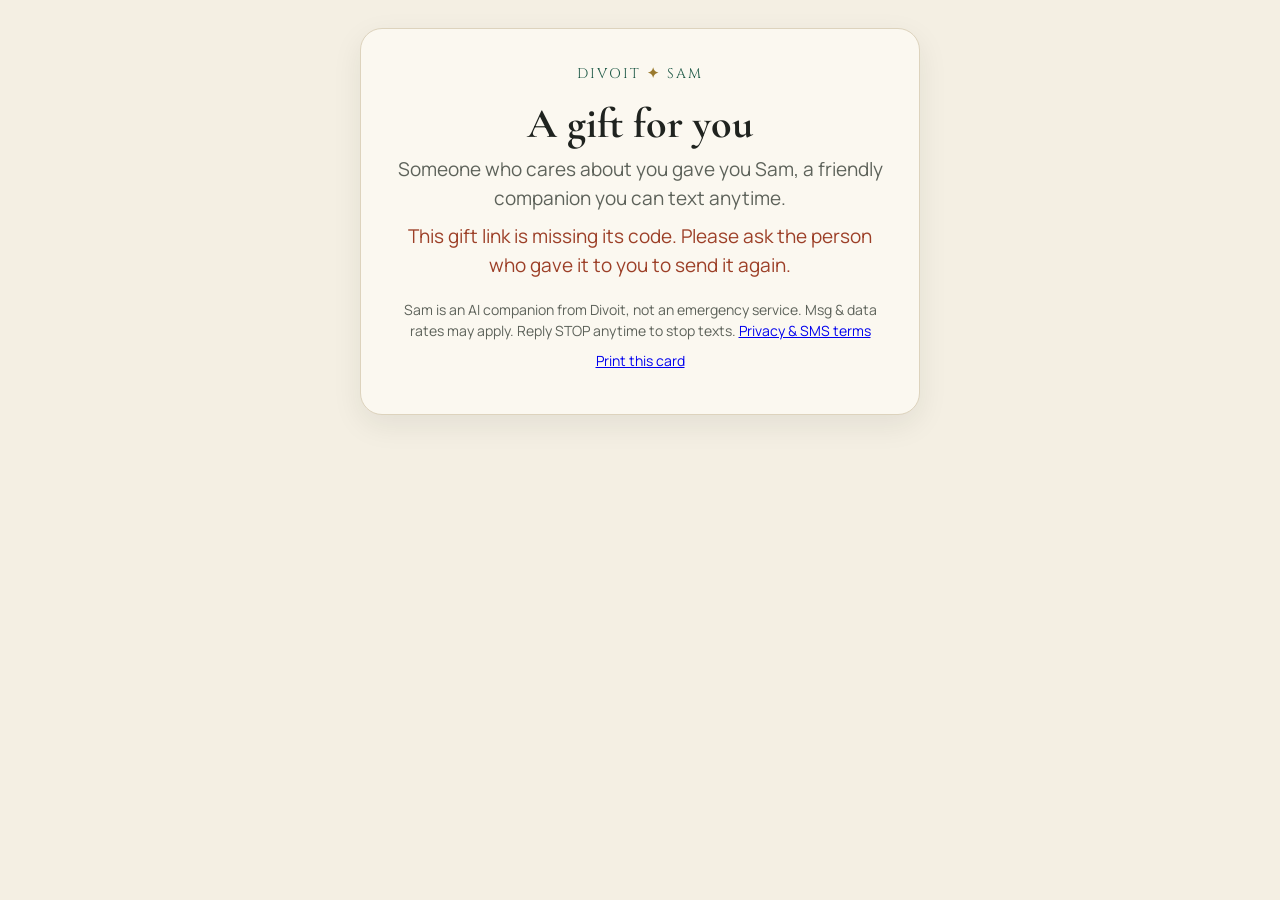
<file: sam/gift/index.html>
<!DOCTYPE html>
<html lang="en">
<head>
<meta charset="utf-8">
<meta name="viewport" content="width=device-width, initial-scale=1">
<title>A gift for you · Sam by Divoit</title>
<meta name="robots" content="noindex">
<meta name="description" content="Someone gave you Sam, a friendly companion you can text anytime.">
<link rel="icon" href="data:image/svg+xml,%3Csvg xmlns='http://www.w3.org/2000/svg' viewBox='0 0 64 64'%3E%3Ccircle cx='33' cy='31' r='29' fill='%231f5a47'/%3E%3Cpath d='M12,46 Q9,57 3,61 Q15,60 22,54 Z' fill='%231f5a47'/%3E%3Ccircle cx='28.5' cy='37' r='12' fill='%23efe4c6'/%3E%3Crect x='34.6' y='13' width='6.4' height='36' rx='3.2' fill='%23efe4c6'/%3E%3C/svg%3E">
<link rel="stylesheet" href="https://fonts.googleapis.com/css2?family=Cinzel:wght@600&family=Cormorant+Garamond:wght@600;700&family=Manrope:wght@400;600;700&display=swap">
<style>
:root{--bg:#f4efe3;--surface:#fbf8f0;--line:#ddd3bd;--fg:#1f231f;--muted:#5d625a;--accent:#1f5a47;--gold:#9a7a2e;--gold-soft:#efe4c6}
*{box-sizing:border-box}
body{margin:0;background:var(--bg);color:var(--fg);font-family:Manrope,system-ui,sans-serif;font-size:19px;line-height:1.55;display:flex;justify-content:center;padding:28px 16px}
.card{max-width:560px;width:100%;background:var(--surface);border:1px solid var(--line);border-radius:22px;padding:34px 30px;text-align:center;box-shadow:0 10px 30px rgba(31,35,31,.08)}
.brand{font-family:Cinzel,serif;letter-spacing:.14em;font-size:14px;color:var(--accent)}
.brand b{color:var(--gold)}
h1{font-family:"Cormorant Garamond",Georgia,serif;font-size:42px;line-height:1.1;margin:16px 0 8px}
p{margin:8px 0;color:var(--muted)}
.code{font-size:44px;font-weight:700;letter-spacing:.06em;color:var(--accent);background:var(--gold-soft);border-radius:14px;padding:10px 18px;display:inline-block;margin:14px 0 6px}
.num{font-weight:700;color:var(--fg)}
.btn{display:block;background:var(--accent);color:#fff;text-decoration:none;font-weight:700;font-size:21px;padding:18px;border-radius:14px;margin:18px 0 8px}
#qr{width:200px;height:200px;margin:14px auto 4px}
#qr svg{width:100%;height:100%}
.steps{text-align:left;margin:20px 0 4px;padding-left:24px;color:var(--fg)}
.steps li{margin:6px 0}
.small{font-size:14px}
.bad{color:#9c3f27}
@media print{body{background:#fff;padding:0}.card{box-shadow:none;border:2px solid var(--line)}.btn,.noprint{display:none}}
</style>
</head>
<body>
<main class="card" id="card">
  <div class="brand">DIVOIT <b>✦</b> SAM</div>
  <h1 id="title">A gift for you</h1>
  <p id="from">Someone who cares about you gave you Sam, a friendly companion you can text anytime.</p>
  <div id="have">
    <p style="margin-top:16px">To start, text this code</p>
    <div class="code" id="code"></div>
    <p>to <span class="num">(763) 333-9041</span></p>
    <a class="btn" id="sms" href="#">Tap here to text it now</a>
    <div id="qr" aria-label="QR code that opens a text with your code"></div>
    <p class="small" id="qrnote">Or point your phone's camera at this square.</p>
    <ol class="steps">
      <li>Send the code from your own cell phone.</li>
      <li>Sam will say hello and ask a few easy questions.</li>
      <li>Then just chat, anytime. No app, nothing to download.</li>
    </ol>
  </div>
  <p id="none" class="bad" hidden>This gift link is missing its code. Please ask the person who gave it to you to send it again.</p>
  <p class="small" style="margin-top:18px">Sam is an AI companion from Divoit, not an emergency service. Msg &amp; data rates may apply. Reply STOP anytime to stop texts. <a href="/sam/#privacy">Privacy &amp; SMS terms</a></p>
  <p class="small noprint"><a href="#" onclick="window.print();return false">Print this card</a></p>
</main>
<script src="qrcode.js"></script>
<script>
(function(){
  var q=new URLSearchParams(location.search);
  var c=(q.get("c")||"").toUpperCase().trim();
  var n=(q.get("n")||"").replace(/[^\p{L} '\-]/gu,"").slice(0,30).trim();
  var f=(q.get("f")||"").replace(/[^\p{L} '\-]/gu,"").slice(0,40).trim();
  if(!/^SAM-\d{4}$/.test(c)){document.getElementById("have").hidden=true;document.getElementById("none").hidden=false;return;}
  if(n) document.getElementById("title").textContent="A gift for you, "+n;
  if(f) document.getElementById("from").textContent=f+" gave you Sam, a friendly companion you can text anytime.";
  document.getElementById("code").textContent=c;
  var ios=/iPhone|iPad|iPod/.test(navigator.userAgent);
  document.getElementById("sms").href="sms:+17633339041"+(ios?"&":"?")+"body="+encodeURIComponent(c);
  try{var qr=qrcode(0,"M");qr.addData("SMSTO:+17633339041:"+c);qr.make();document.getElementById("qr").innerHTML=qr.createSvgTag({scalable:true,margin:2});}catch(e){document.getElementById("qr").hidden=true;document.getElementById("qrnote").hidden=true;}
})();
</script>
</body>
</html>
</file>
<file: assets/site.css>
/* Divoit AI site styles */
:root{
  --paper:#ffffff; --mist:#f3f6f5; --ink:#0e1a16; --slate:#4e5d58; --line:#dde5e2;
  --pine:#17503f; --pine-deep:#0f3d30; --mint:#e6f1ec; --honey:#e3b955; --honey-tint:#fbf3dc;
  --bubble-in:#eef2f0; --bubble-out:#17503f; --star:#b8860b; --hold:#a8432b;
  --font-head:"Bricolage Grotesque", "Segoe UI", system-ui, sans-serif;
  --font-body:"Geist", ui-sans-serif, system-ui, -apple-system, "Segoe UI", sans-serif;
  --r-sm:8px; --r-md:12px; --r-lg:18px;
  /* type scale: 14 / 16 / 18 / 22 / 30 / 44 / 60 */
  --t-xs:.875rem; --t-sm:1rem; --t-md:1.125rem; --t-lg:1.375rem; --t-xl:1.875rem; --t-2xl:2.75rem; --t-3xl:3.75rem;
}
*{box-sizing:border-box}
html{-webkit-text-size-adjust:100%}
body{margin:0;background:var(--paper);color:var(--ink);font-family:var(--font-body);font-size:var(--t-sm);line-height:1.6;-webkit-font-smoothing:antialiased}
h1,h2,h3{margin:0;font-family:var(--font-head);color:var(--ink);text-wrap:balance}
h1{font-size:clamp(2.4rem,5.2vw,var(--t-3xl));line-height:1.04;font-weight:700;letter-spacing:-.03em}
h2{font-size:clamp(1.75rem,3.2vw,var(--t-2xl));line-height:1.1;font-weight:700;letter-spacing:-.025em}
h3{font-size:var(--t-md);line-height:1.3;font-weight:600;letter-spacing:-.01em}
p{margin:0;max-width:66ch}
a{color:inherit}
.muted{color:var(--slate)}
.num{font-variant-numeric:tabular-nums;font-weight:700}
:focus-visible{outline:2px solid var(--pine);outline-offset:3px;border-radius:4px}

/* header */
.site-header{position:sticky;top:0;z-index:10;background:rgba(255,255,255,.92);backdrop-filter:saturate(1.4) blur(10px);border-bottom:1px solid var(--line)}
.bar{max-width:1120px;margin:0 auto;padding:12px 24px;display:flex;align-items:center;gap:28px}
.brand{display:flex;align-items:center;gap:10px;text-decoration:none;font-family:var(--font-head);font-weight:700;font-size:1.2rem;letter-spacing:-.02em}
.brand svg{width:30px;height:30px;flex:none}
.nav{display:flex;gap:24px;font-size:var(--t-xs);font-weight:500}
.nav a{text-decoration:none;color:var(--slate)}
.nav a:hover,.nav a[aria-current]{color:var(--ink)}
.bar .btn{margin-left:auto}

/* layout */
.wrap{max-width:1120px;margin:0 auto;padding:56px 24px 40px;display:flex;flex-direction:column;gap:96px}
.band{background:var(--mist);border-top:1px solid var(--line);border-bottom:1px solid var(--line)}
.band > .wrap{padding-block:72px}
.section-head{display:flex;flex-direction:column;gap:12px;max-width:720px}
.section-head p{font-size:var(--t-md);color:var(--slate)}

/* buttons */
.btn{font:inherit;font-weight:600;font-size:var(--t-sm);border-radius:var(--r-sm);padding:12px 20px;border:1px solid var(--pine);background:var(--pine);color:#fff;text-decoration:none;cursor:pointer;display:inline-flex;align-items:center;gap:8px;line-height:1.2;transition:background .15s ease}
.btn:hover{background:var(--pine-deep);border-color:var(--pine-deep)}
.btn.ghost{background:var(--paper);color:var(--ink);border-color:var(--line)}
.btn.ghost:hover{border-color:var(--slate);background:var(--paper)}
.btn.sm{padding:8px 14px;font-size:var(--t-xs)}
.cta-row{display:flex;flex-wrap:wrap;gap:12px;align-items:center}

/* small labels */
.eyebrow{display:inline-flex;align-items:center;gap:8px;align-self:flex-start;font-size:var(--t-xs);font-weight:600;color:var(--pine);background:var(--mint);border-radius:999px;padding:4px 12px}
.pname{font-weight:700}
.badge{align-self:flex-start;display:inline-flex;align-items:center;gap:6px;font-size:.8125rem;font-weight:600;border-radius:999px;padding:3px 10px;background:var(--mint);color:var(--pine)}
.badge::before{content:"";width:7px;height:7px;border-radius:50%;background:#2f9a6e}
.badge.gold{background:var(--honey-tint);color:#7a5a12}
.badge.gold::before{background:var(--honey)}
.tags{display:flex;flex-wrap:wrap;gap:6px}
.tags span{font-size:.8125rem;color:var(--slate);background:var(--mist);border:1px solid var(--line);border-radius:999px;padding:2px 10px}

/* home hero */
.home-hero{display:grid;grid-template-columns:1.1fr .9fr;gap:56px;align-items:center}
.home-hero .lead{font-size:var(--t-md);color:var(--slate);max-width:54ch}
.hero-copy{display:flex;flex-direction:column;gap:22px;min-width:0}
.proof{display:flex;flex-wrap:wrap;gap:20px;font-size:var(--t-xs);color:var(--slate)}
.proof span{display:inline-flex;align-items:center;gap:8px}
.proof span::before{content:"";width:14px;height:8px;border-left:2px solid var(--pine);border-bottom:2px solid var(--pine);transform:rotate(-45deg) translateY(-2px)}

/* product listing cards */
.listing{display:grid;grid-template-columns:repeat(3,minmax(0,1fr));gap:20px}
.pcard{background:var(--paper);border:1px solid var(--line);border-radius:var(--r-lg);padding:24px;display:flex;flex-direction:column;gap:14px;text-decoration:none;color:inherit;transition:border-color .15s ease,box-shadow .15s ease}
.pcard:hover{border-color:var(--pine);box-shadow:0 12px 32px -20px rgba(23,80,63,.45)}
.pcard-top{display:flex;align-items:center;gap:12px}
.ptile{width:44px;height:44px;border-radius:var(--r-md);background:var(--pine);color:#fff;display:grid;place-items:center;font-family:var(--font-head);font-weight:700;font-size:1.25rem;flex:none}
.pcard-name{display:flex;flex-direction:column;line-height:1.2}
.pcard-name b{font-family:var(--font-head);font-size:var(--t-lg);letter-spacing:-.02em}
.pcard-name small{font-size:.8125rem;color:var(--slate)}
.pcard h3{font-size:var(--t-md)}
.pcard p{font-size:.9375rem;color:var(--slate)}
.pcard-price{display:flex;align-items:baseline;gap:8px;padding-top:14px;border-top:1px solid var(--line);margin-top:auto}
.pcard-price b{font-family:var(--font-head);font-size:var(--t-xl);letter-spacing:-.02em}
.pcard-price span{font-size:var(--t-xs);color:var(--slate);white-space:nowrap}
.pcard-price s{font-size:var(--t-xs);color:var(--slate);margin-left:auto}
.pcard .go{font-weight:600;color:var(--pine);font-size:.9375rem}

/* services */
.services{display:grid;grid-template-columns:repeat(3,minmax(0,1fr));gap:20px}
.service{background:var(--paper);border:1px solid var(--line);border-radius:var(--r-md);padding:22px;display:flex;flex-direction:column;gap:8px}
.service p{font-size:.9375rem;color:var(--slate)}

/* principles */
.pillars{display:grid;grid-template-columns:repeat(3,minmax(0,1fr));gap:32px}
.pillar{display:flex;flex-direction:column;gap:8px}
.pillar p{color:var(--slate);font-size:.9375rem}

/* contact */
.contact{display:grid;grid-template-columns:1.2fr .8fr;gap:40px;align-items:center;background:var(--pine);color:#fff;border-radius:var(--r-lg);padding:44px}
.contact h2{color:#fff}
.contact p{color:#cfe3da;font-size:var(--t-md)}
.contact .btn{background:#fff;color:var(--pine);border-color:#fff}
.contact .btn:hover{background:var(--mint)}
.contact .btn.ghost{background:transparent;color:#fff;border-color:rgba(255,255,255,.45)}
.contact-lines{display:flex;flex-direction:column;gap:10px;font-size:var(--t-md)}
.contact-lines a{color:#fff;text-decoration:none;font-weight:600}

/* product pages */
.hero{display:grid;grid-template-columns:1.15fr .85fr;gap:56px;align-items:center}
.hero .hero-copy > p{font-size:var(--t-md)}
.phone{background:var(--paper);border:1px solid var(--line);border-radius:28px;padding:18px 14px;display:flex;flex-direction:column;gap:8px;max-width:360px;width:100%;justify-self:center;box-shadow:0 24px 60px -32px rgba(14,26,22,.45)}
.phone-top{text-align:center;font-size:.8125rem;color:var(--slate);padding-bottom:8px;border-bottom:1px solid var(--line);margin-bottom:4px}
.b{max-width:86%;padding:9px 12px;border-radius:16px;font-size:.875rem;line-height:1.45}
.b.in{background:var(--bubble-in);align-self:flex-start;border-bottom-left-radius:4px}
.b.out{background:var(--bubble-out);color:#fff;align-self:flex-end;border-bottom-right-radius:4px;font-weight:500}
.stars{color:var(--star);letter-spacing:1px}
.hold{color:var(--hold);font-weight:700}
.thumb{border-radius:10px;height:120px;background:linear-gradient(135deg,var(--mint),var(--bubble-in));display:grid;place-items:center;font-size:.8rem;color:var(--slate)}
.steps{display:grid;grid-template-columns:repeat(3,minmax(0,1fr));gap:20px;counter-reset:step}
.step{display:flex;flex-direction:column;gap:8px;background:var(--mist);border-radius:var(--r-md);padding:22px}
.step .n{font-family:var(--font-head);font-weight:700;font-size:var(--t-xs);color:#fff;background:var(--pine);width:28px;height:28px;border-radius:50%;display:grid;place-items:center;font-size:0}
.step .n::after{counter-increment:step;content:counter(step);font-size:.875rem}
.step p{font-size:.9375rem}
.offer{background:var(--paper);border:1px solid var(--line);border-radius:var(--r-lg);padding:36px;display:grid;grid-template-columns:1fr auto;gap:36px;align-items:center;box-shadow:0 24px 60px -40px rgba(14,26,22,.35)}
.offer-copy{display:flex;flex-direction:column;gap:16px;min-width:0}
.price{display:flex;align-items:baseline;gap:10px;flex-wrap:wrap}
.price b{font-family:var(--font-head);font-size:3.25rem;line-height:1;letter-spacing:-.03em}
.price s{color:var(--slate)}
ul.ticks{list-style:none;margin:0;padding:0;display:flex;flex-direction:column;gap:8px}
ul.ticks li{padding-left:26px;position:relative}
ul.ticks li::before{content:"";position:absolute;left:3px;top:.5em;width:12px;height:7px;border-left:2px solid var(--pine);border-bottom:2px solid var(--pine);transform:rotate(-45deg)}
.join{display:flex;flex-direction:column;align-items:center;gap:10px;text-align:center;background:var(--mist);border-radius:var(--r-md);padding:24px}
.qr{width:160px;height:160px;background:#fff;border-radius:12px;padding:8px;border:1px solid var(--line);image-rendering:pixelated}
.phone-num{font-family:var(--font-head);font-size:var(--t-lg)}
.copy-note{font-size:.8125rem;color:var(--slate);min-height:1.2em}
.faq{display:grid;grid-template-columns:repeat(2,minmax(0,1fr));gap:28px 40px}
.faq div{display:flex;flex-direction:column;gap:6px}
.faq p{font-size:.9375rem}
.legal{display:flex;flex-direction:column;gap:10px;font-size:var(--t-xs);color:var(--slate);border-top:1px solid var(--line);padding-top:28px}
.legal h3{font-size:var(--t-sm)}

/* footer */
.site-footer{border-top:1px solid var(--line);background:var(--mist)}
.foot{max-width:1120px;margin:0 auto;padding:40px 24px;display:grid;grid-template-columns:1.4fr 1fr 1fr 1fr;gap:28px;font-size:var(--t-xs);color:var(--slate)}
.foot h4{margin:0 0 10px;font-size:var(--t-xs);font-weight:600;color:var(--ink)}
.foot ul{list-style:none;margin:0;padding:0;display:flex;flex-direction:column;gap:6px}
.foot a{text-decoration:none}
.foot a:hover{color:var(--ink)}
.foot .brand{margin-bottom:10px;color:var(--ink)}
footer.simple{max-width:1120px;margin:0 auto;padding:24px;border-top:1px solid var(--line);font-size:var(--t-xs);color:var(--slate);display:flex;flex-wrap:wrap;justify-content:space-between;gap:10px}

@media (max-width:900px){
  .home-hero,.hero,.offer,.contact{grid-template-columns:1fr}
  .listing,.services,.pillars,.steps{grid-template-columns:1fr}
  .faq{grid-template-columns:1fr}
  .foot{grid-template-columns:1fr 1fr}
  .nav{display:none}
  .wrap{gap:72px;padding-top:40px}
  .contact{padding:28px}
}
@media (prefers-reduced-motion:reduce){*{transition:none!important}}
</file>
